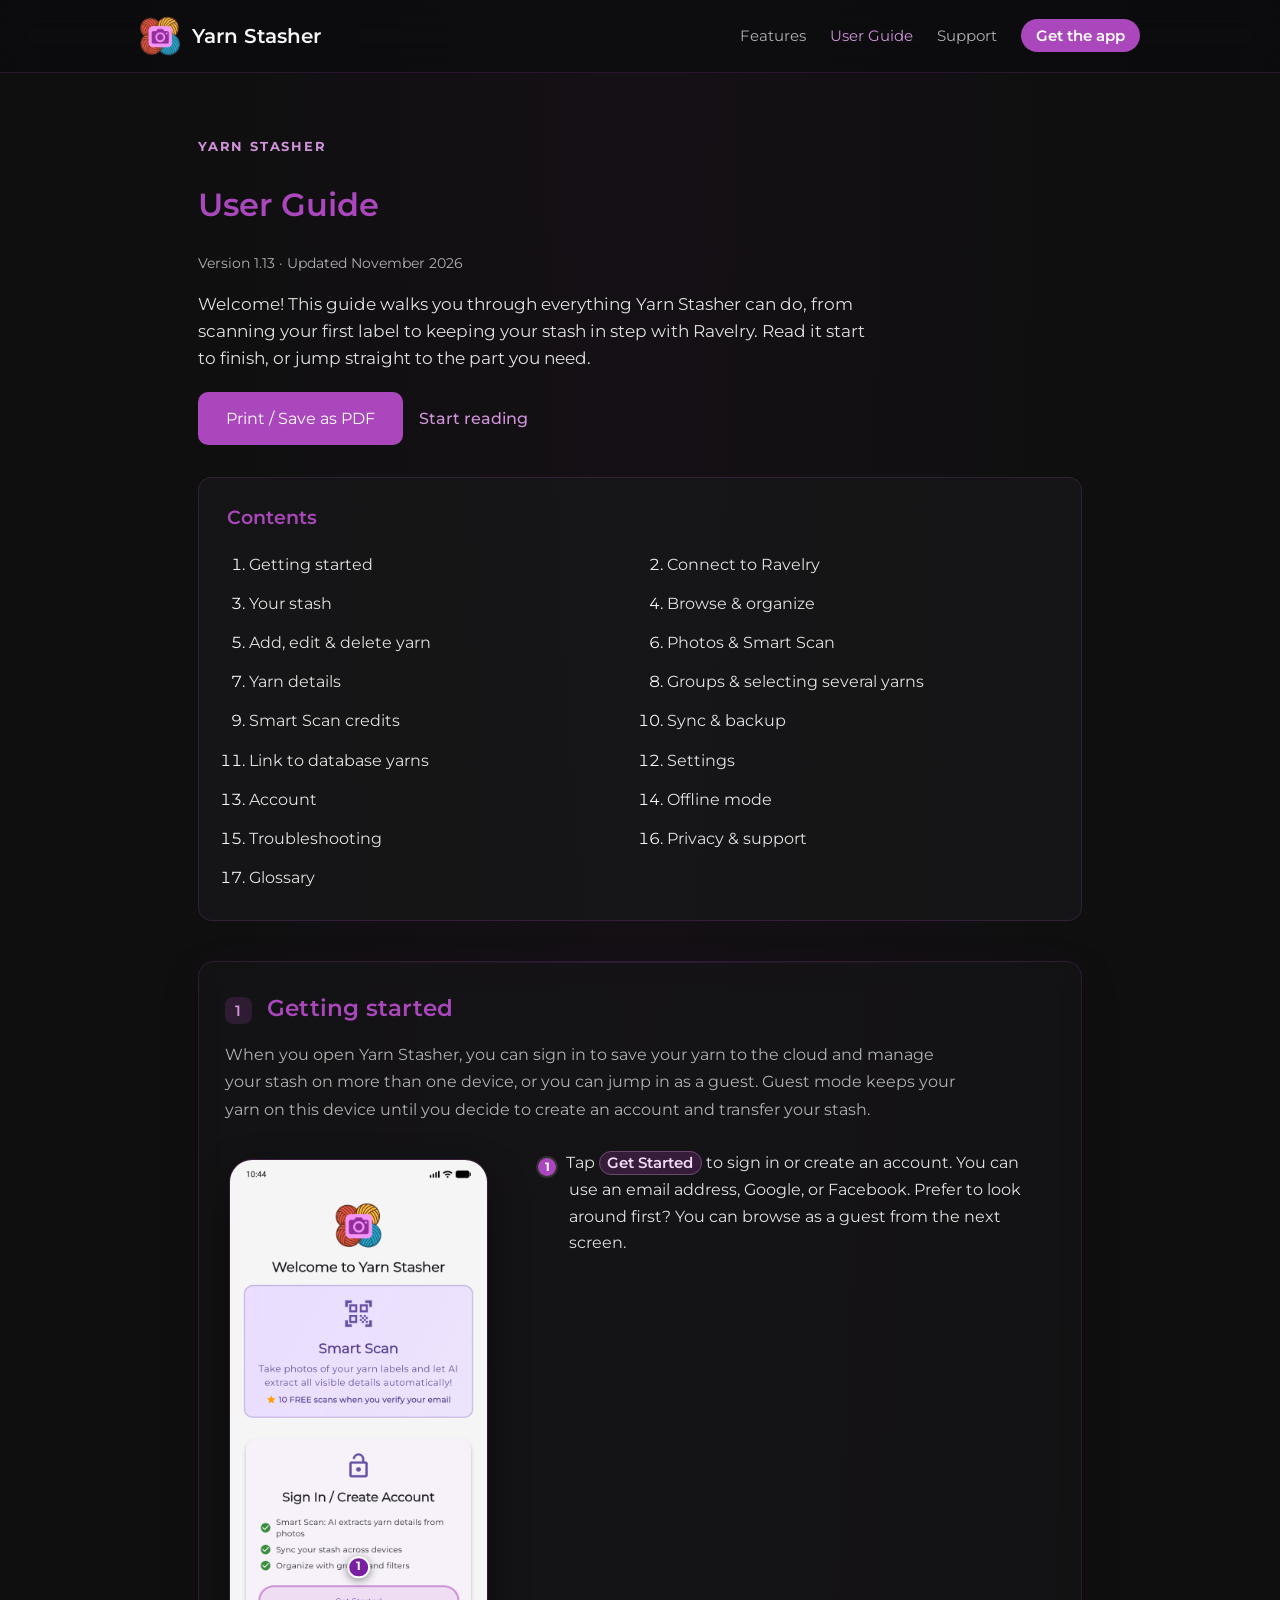
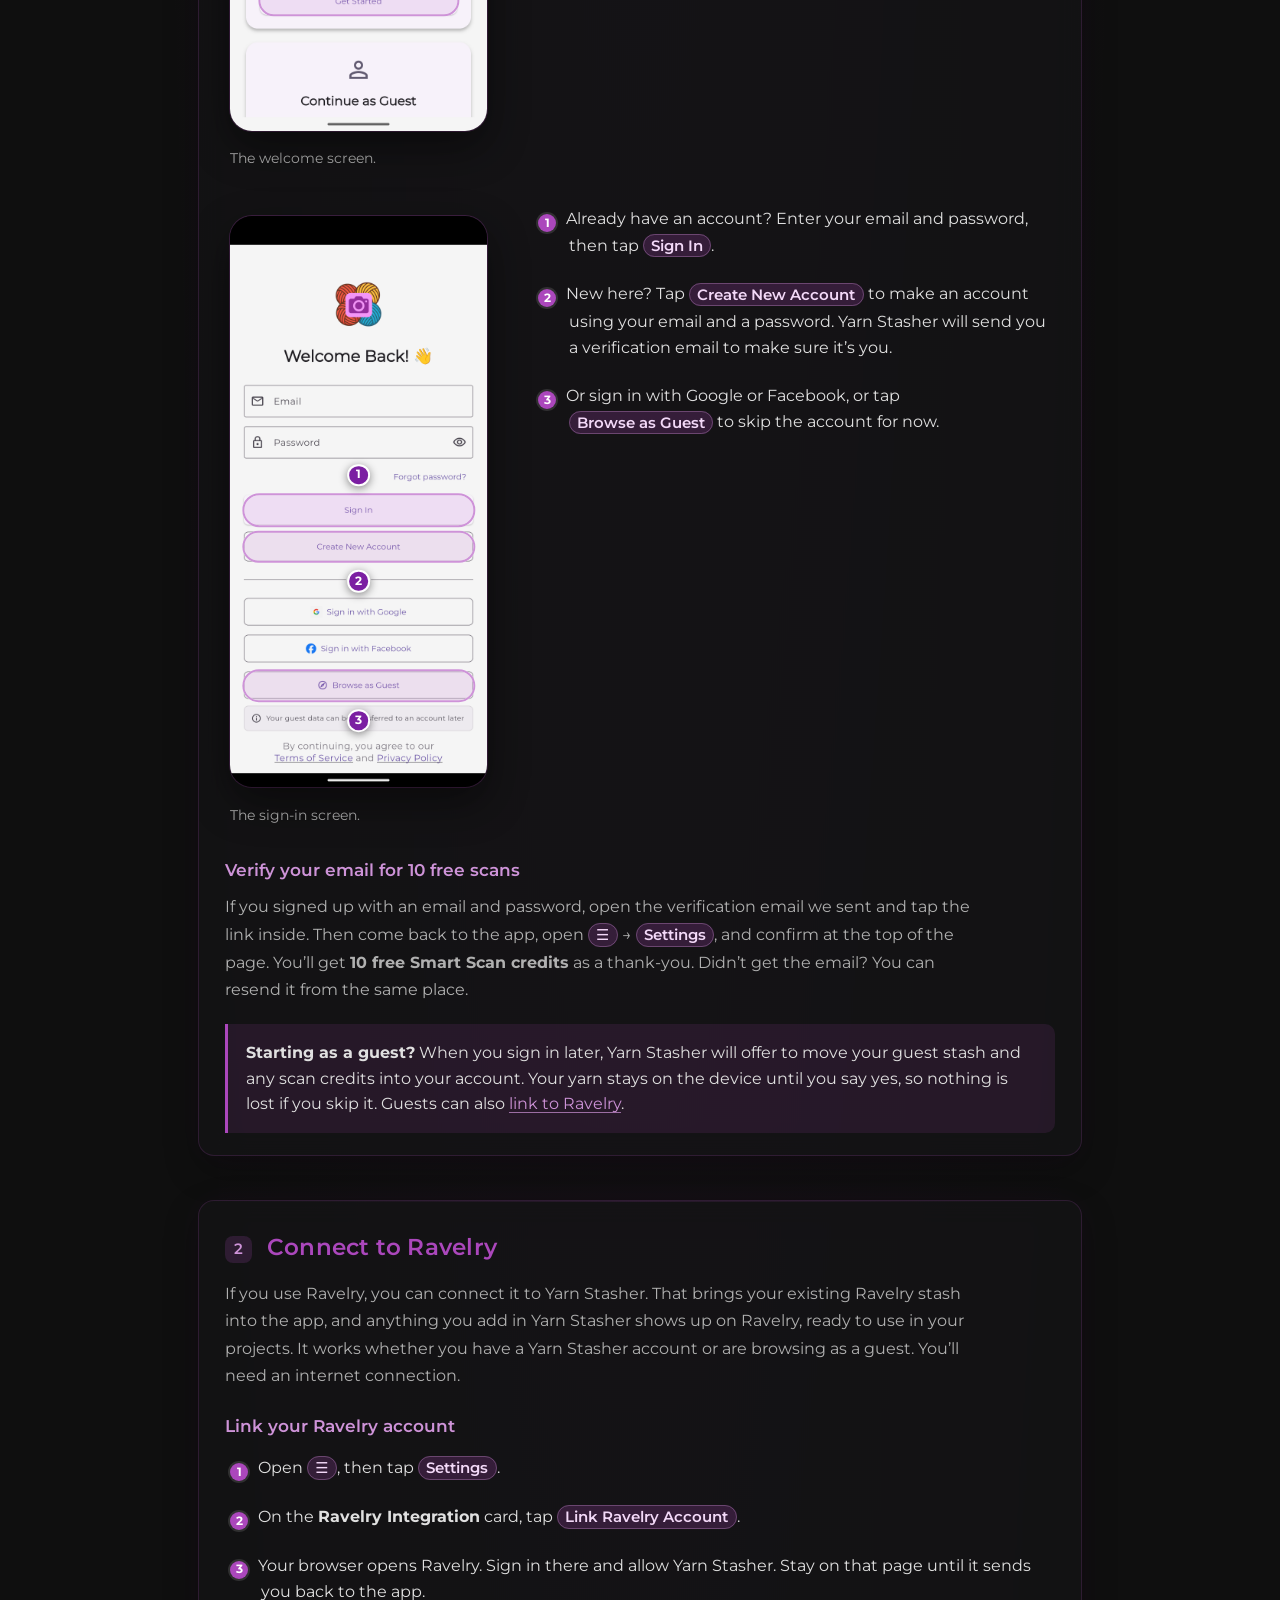
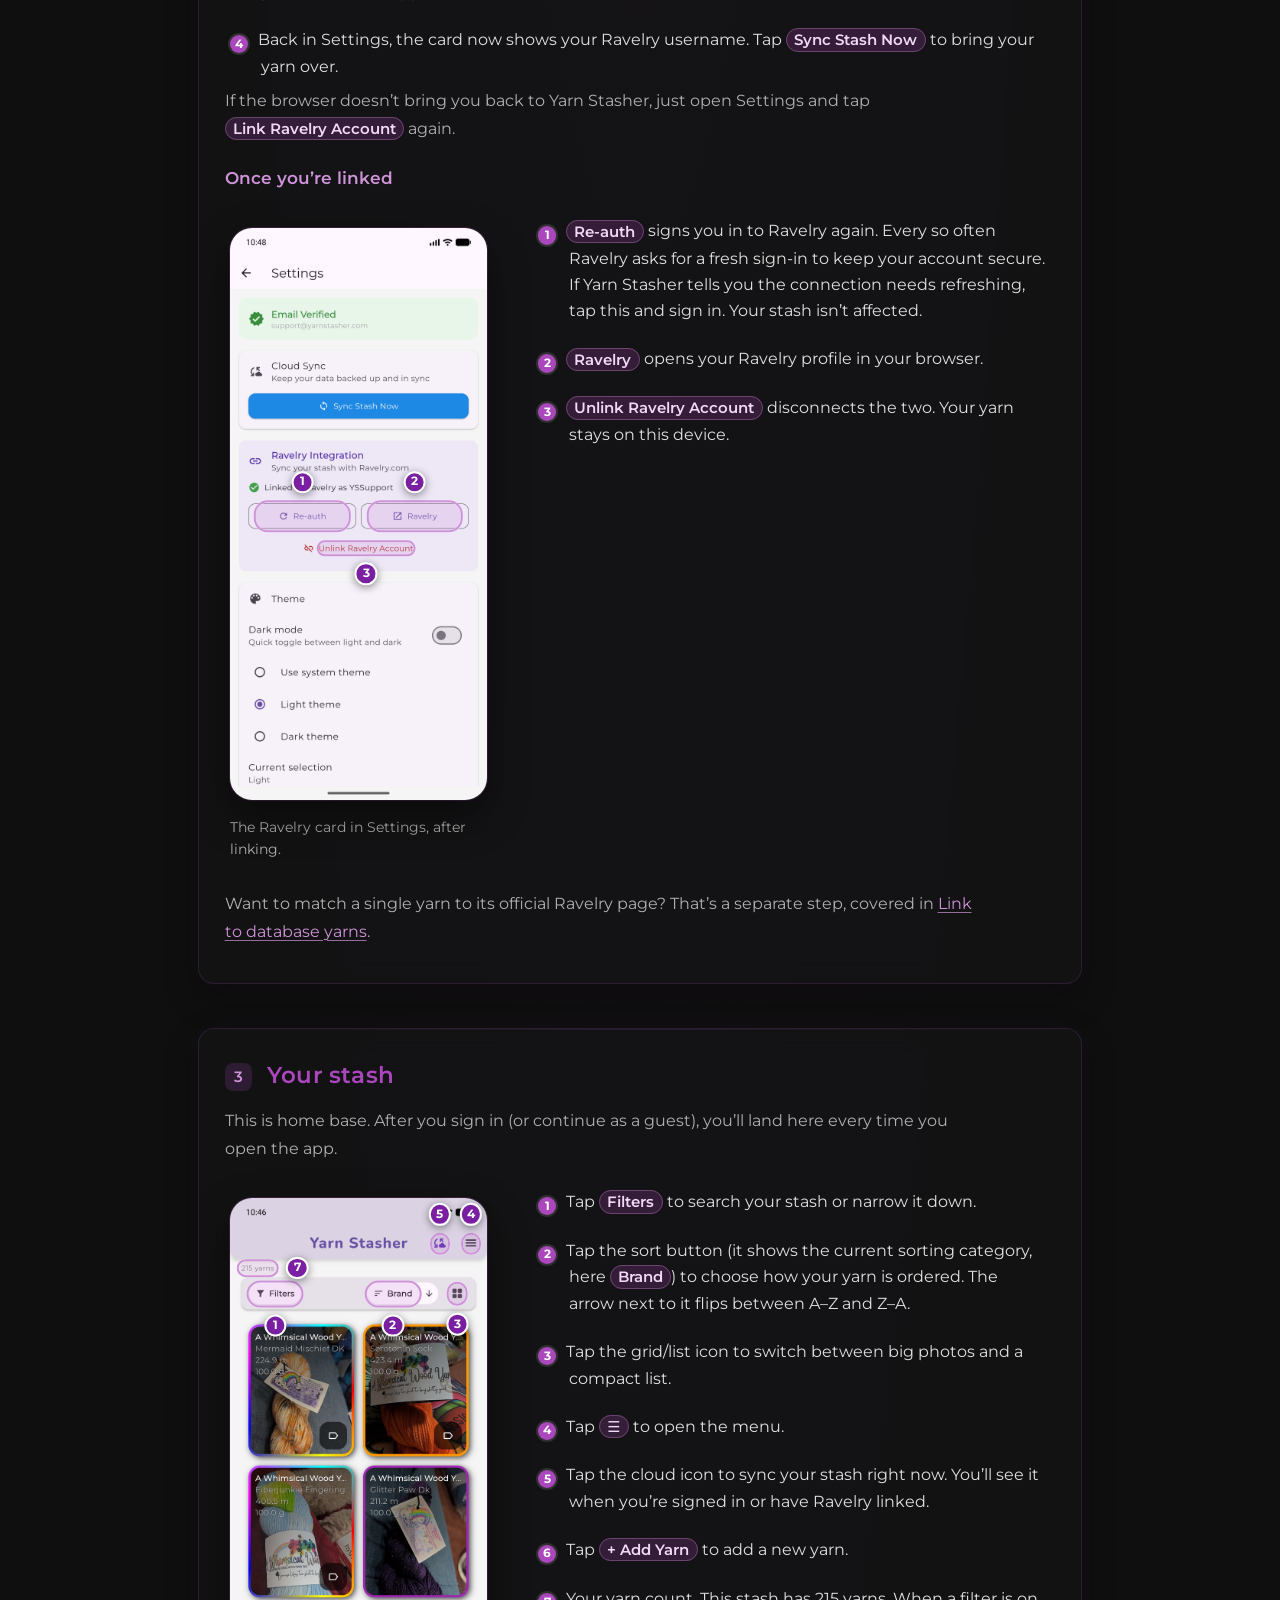
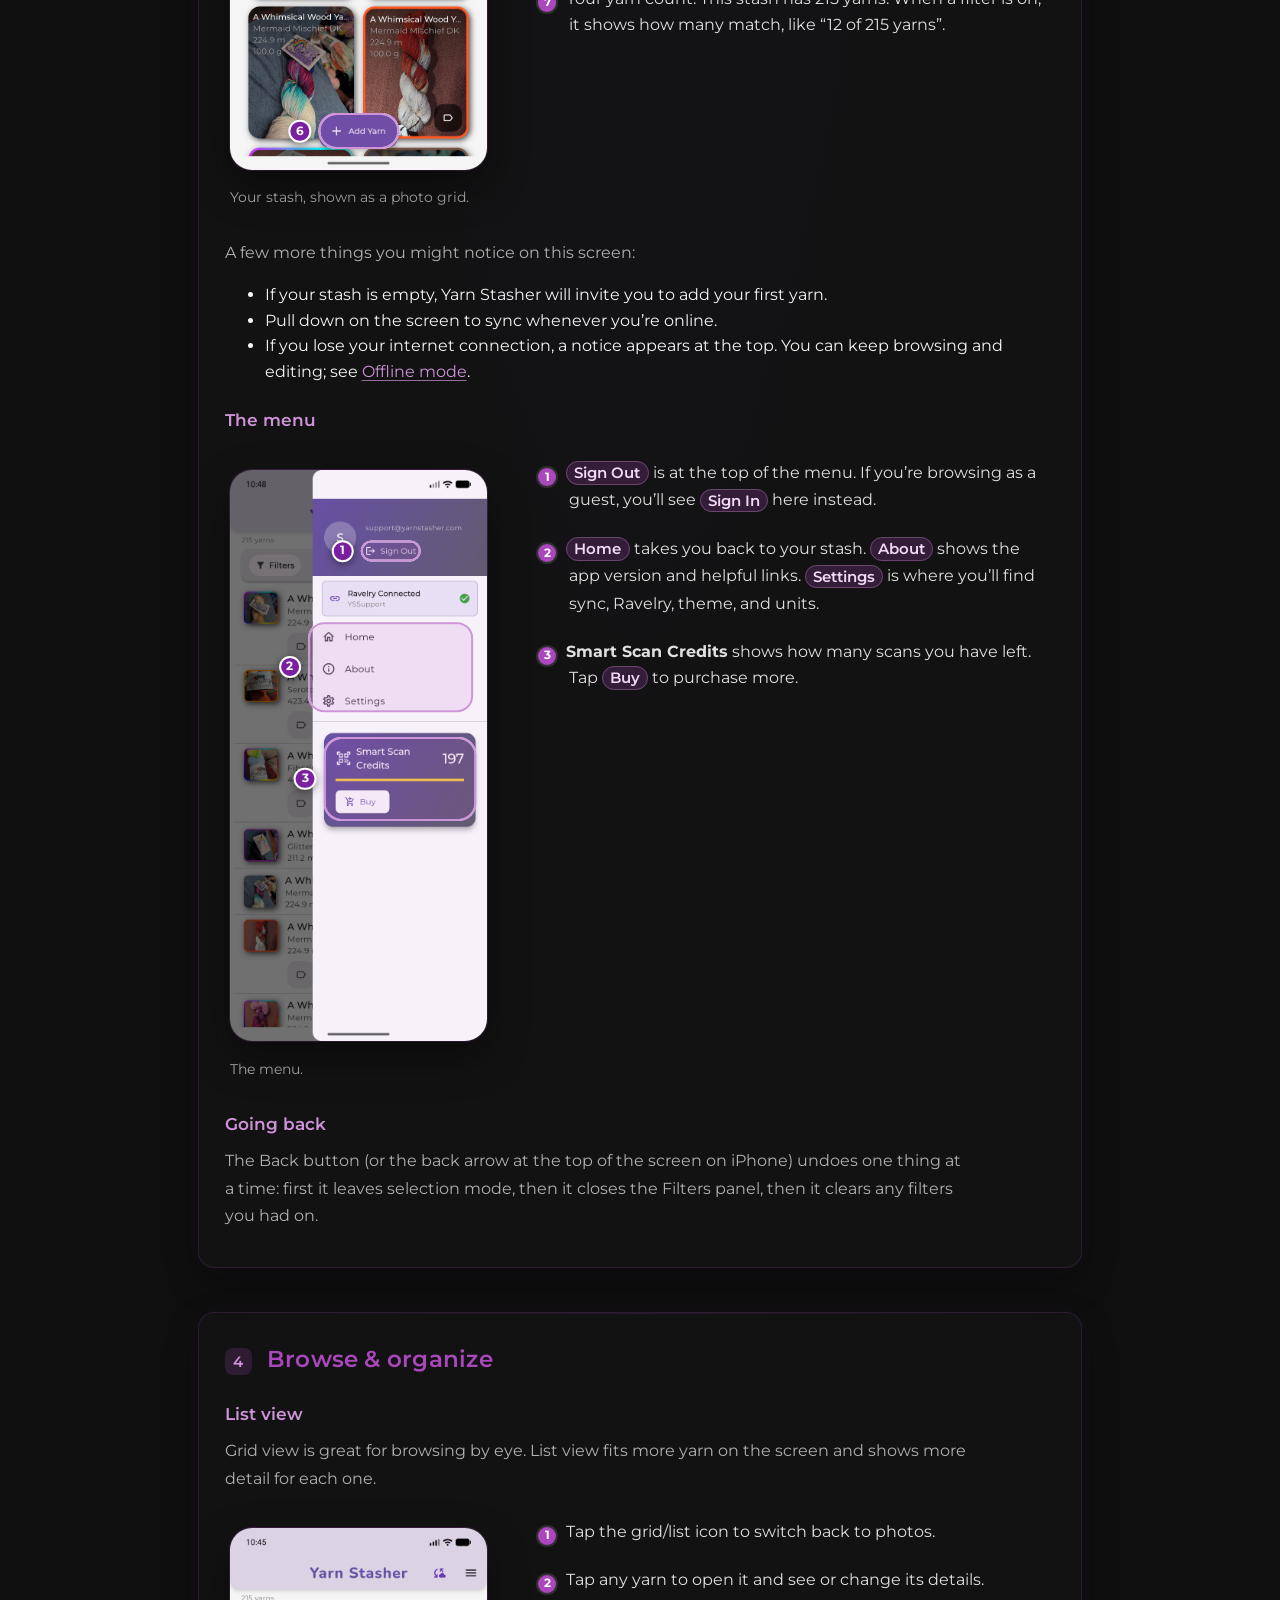
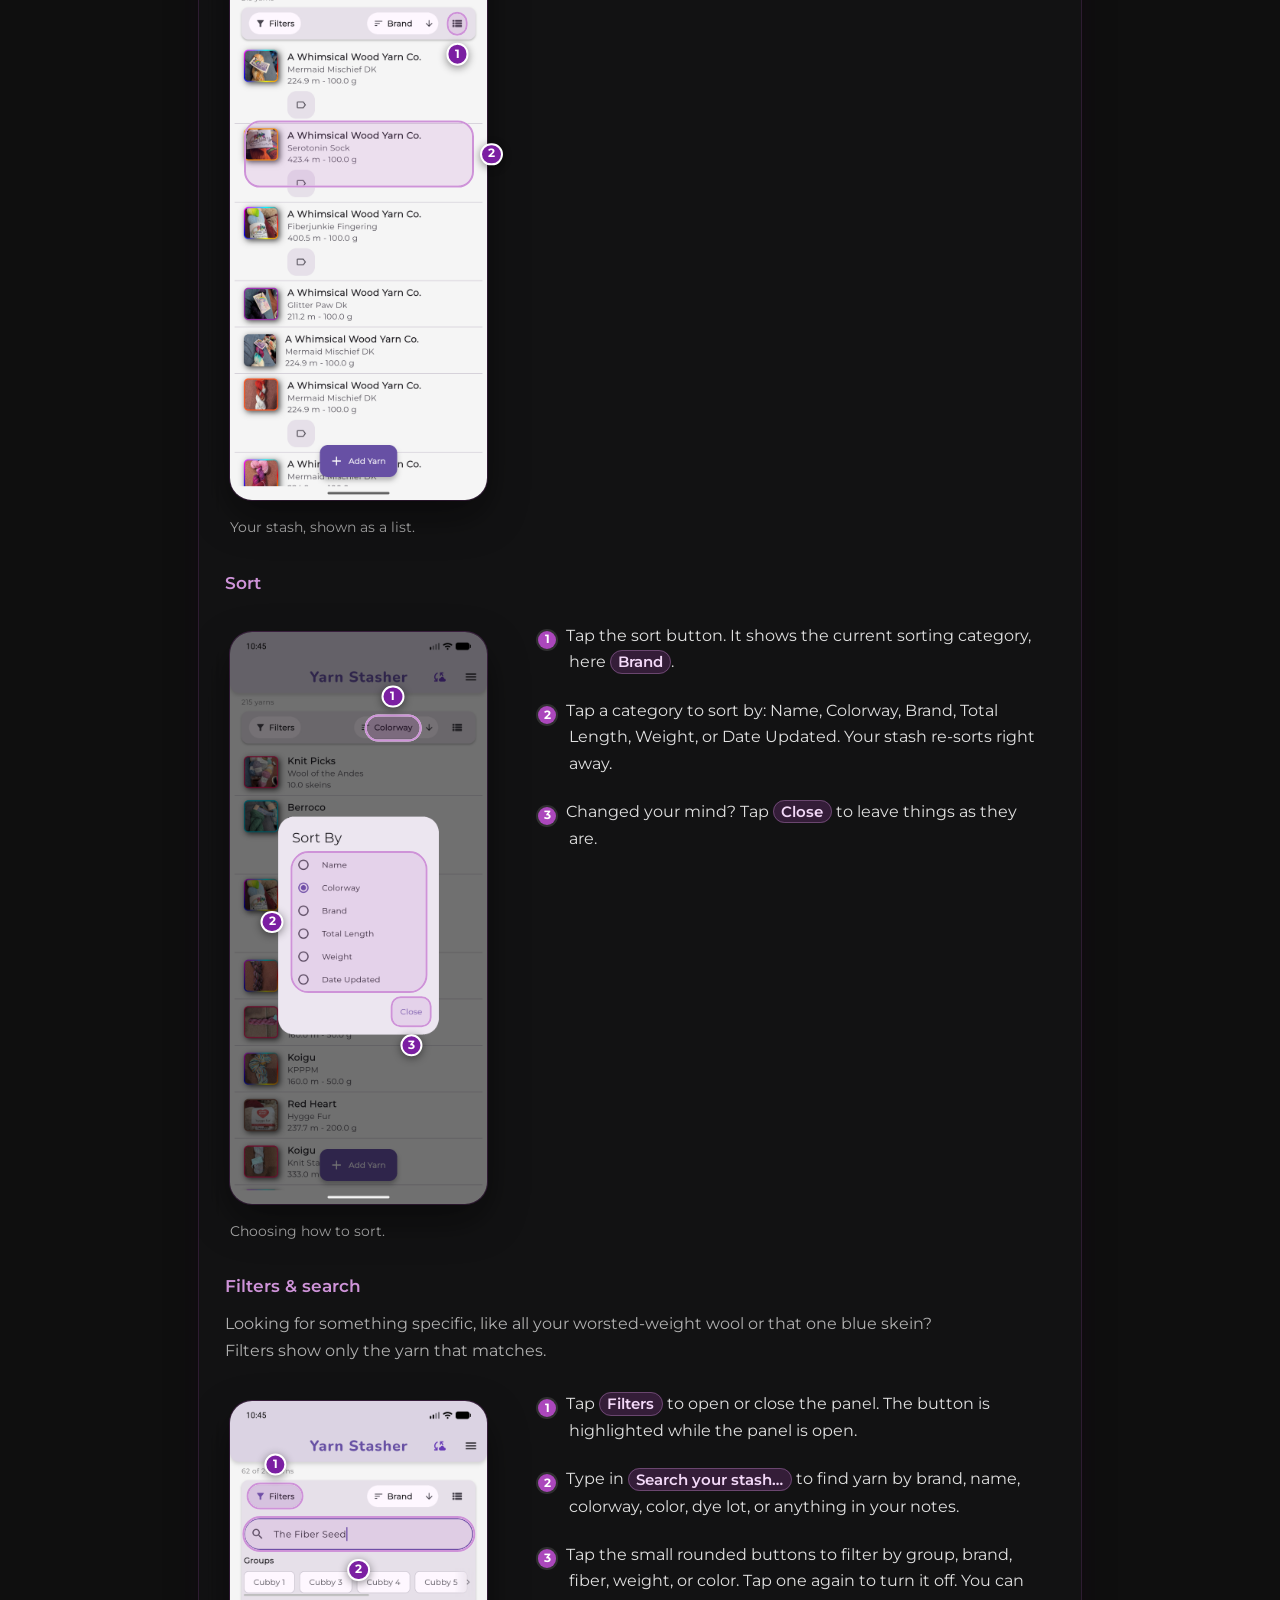
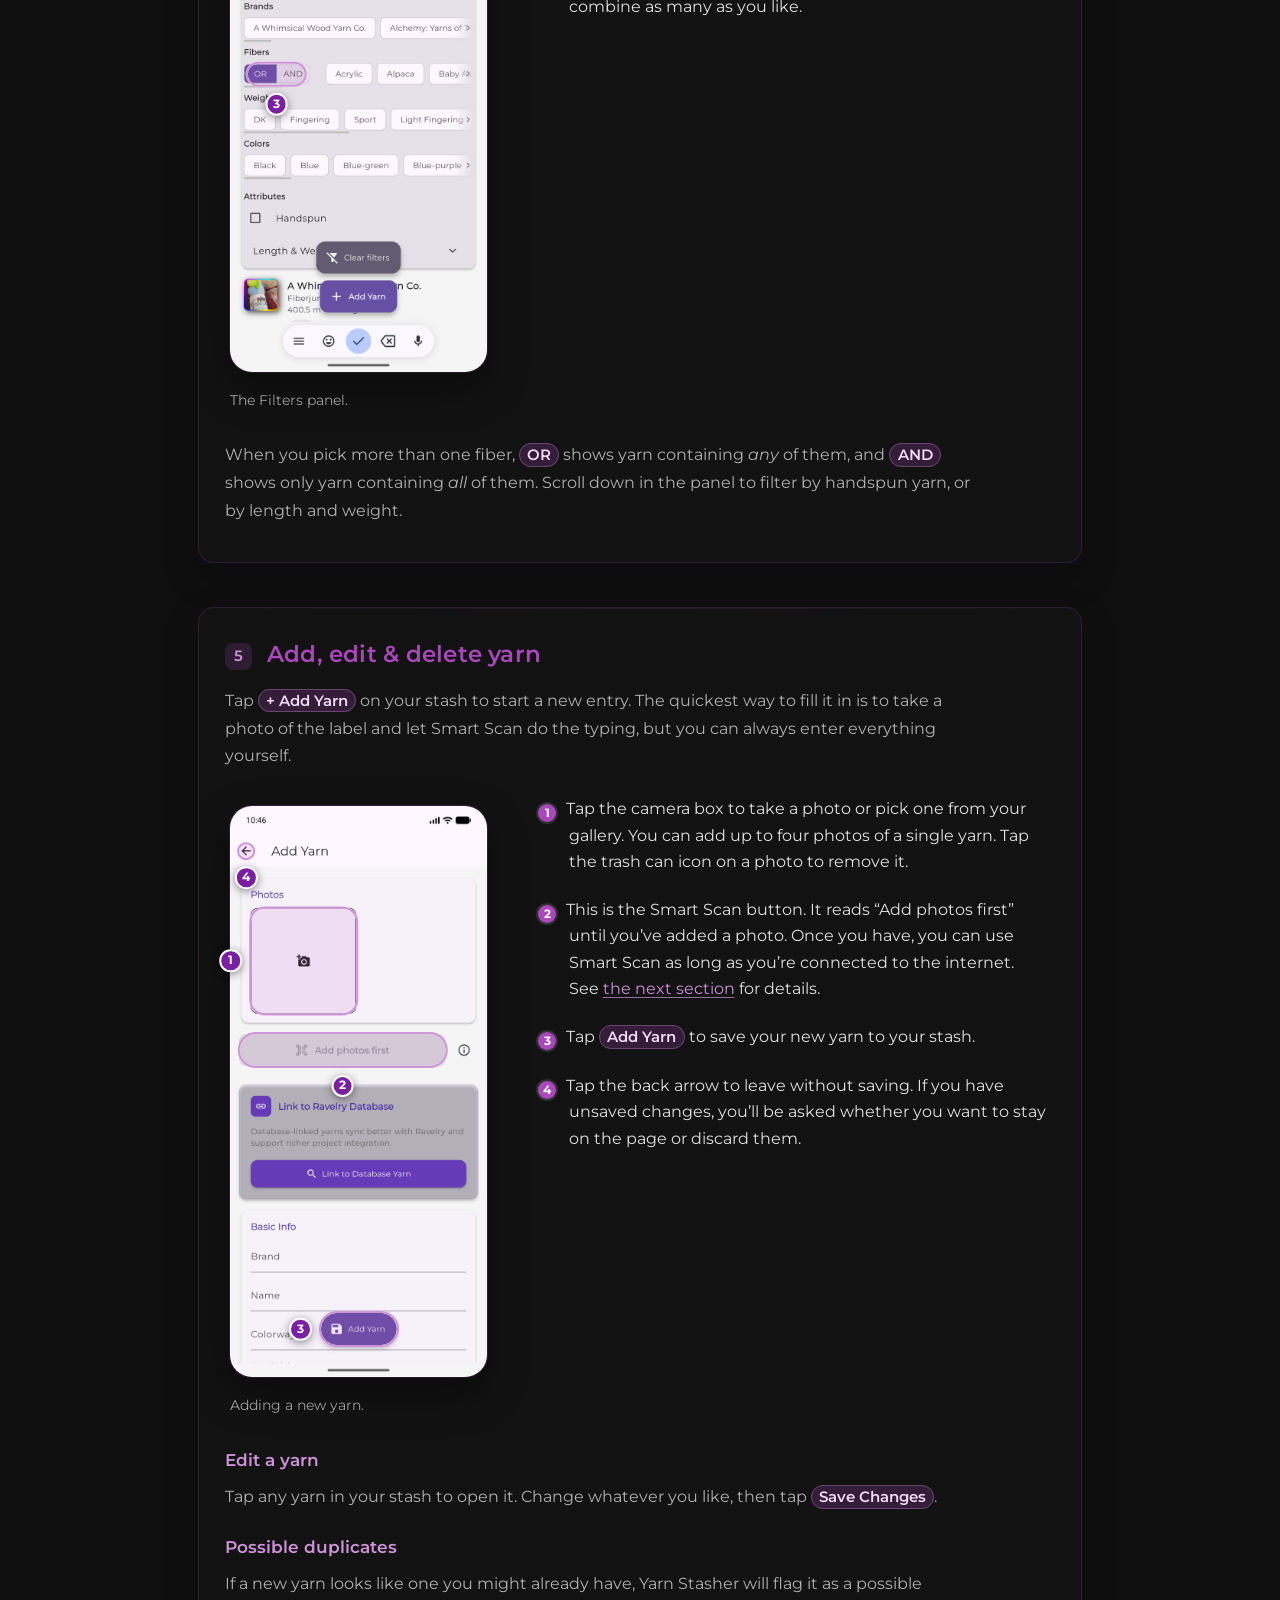
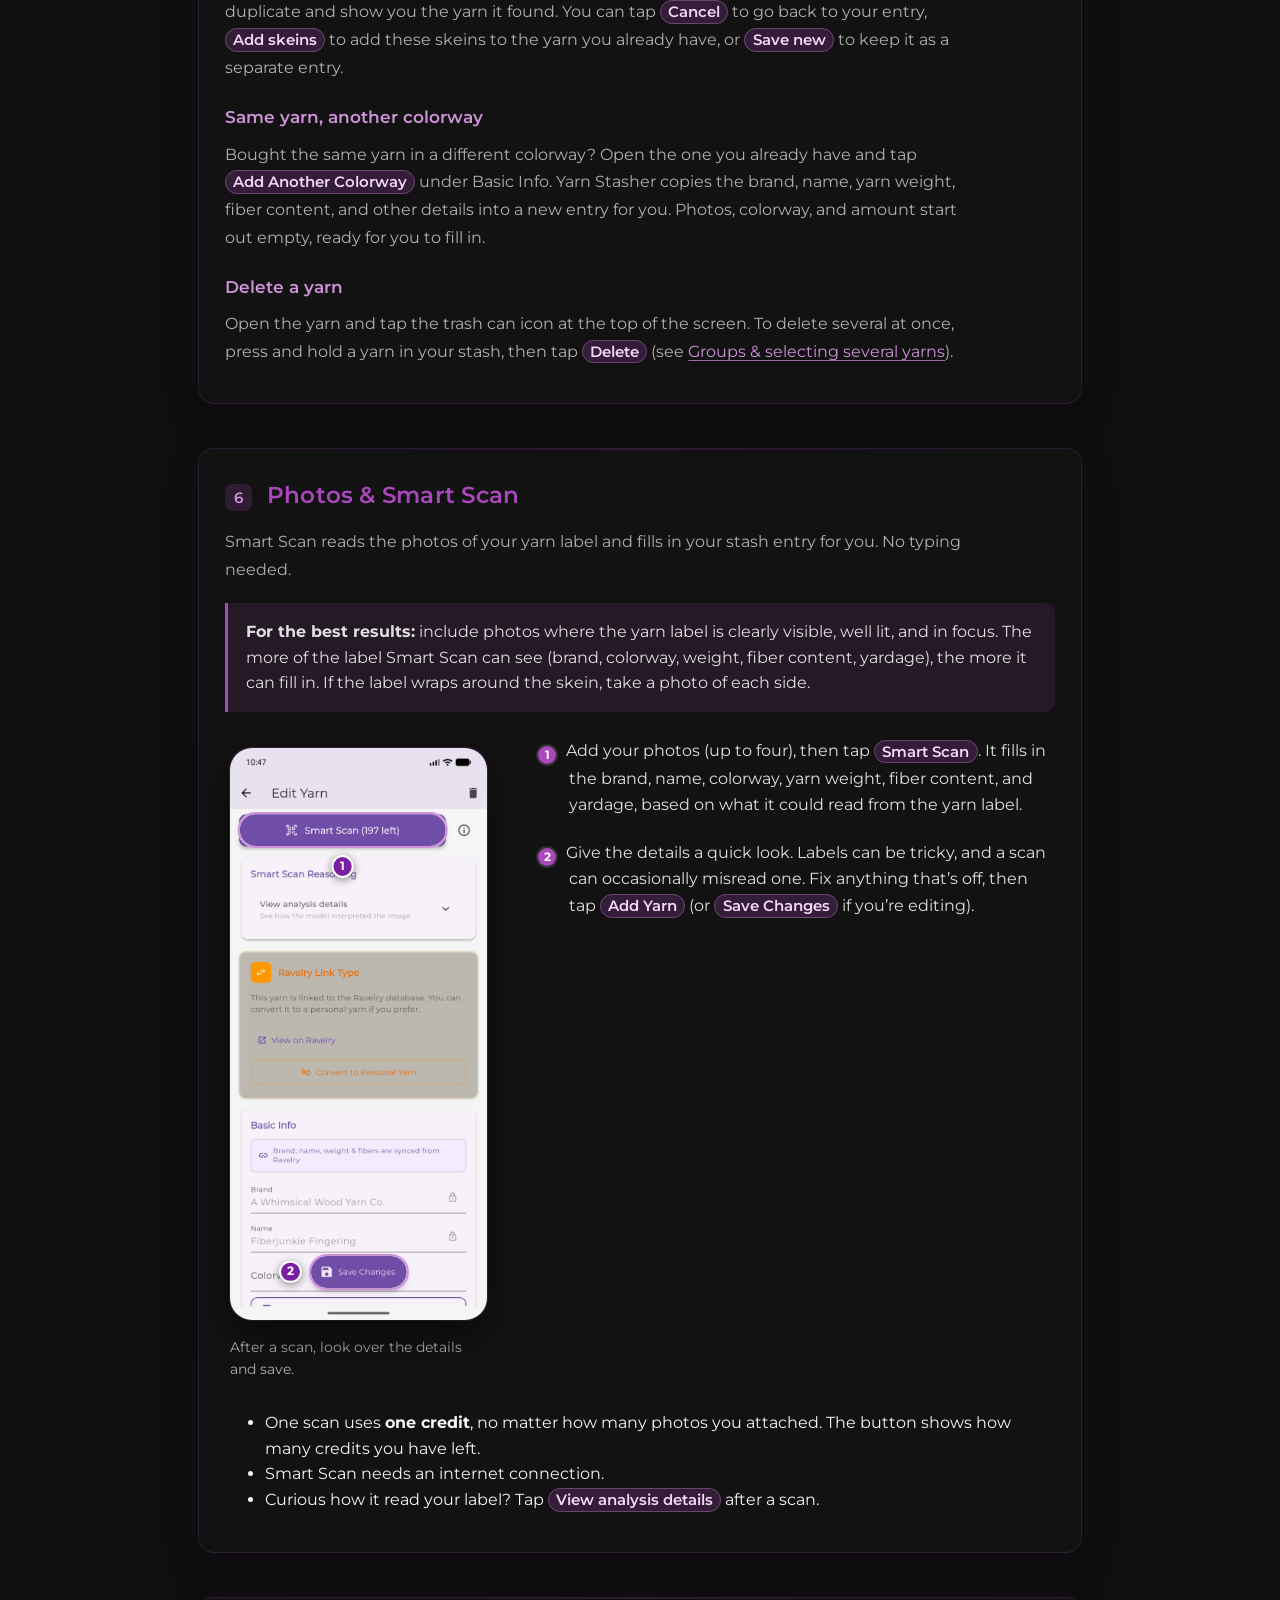
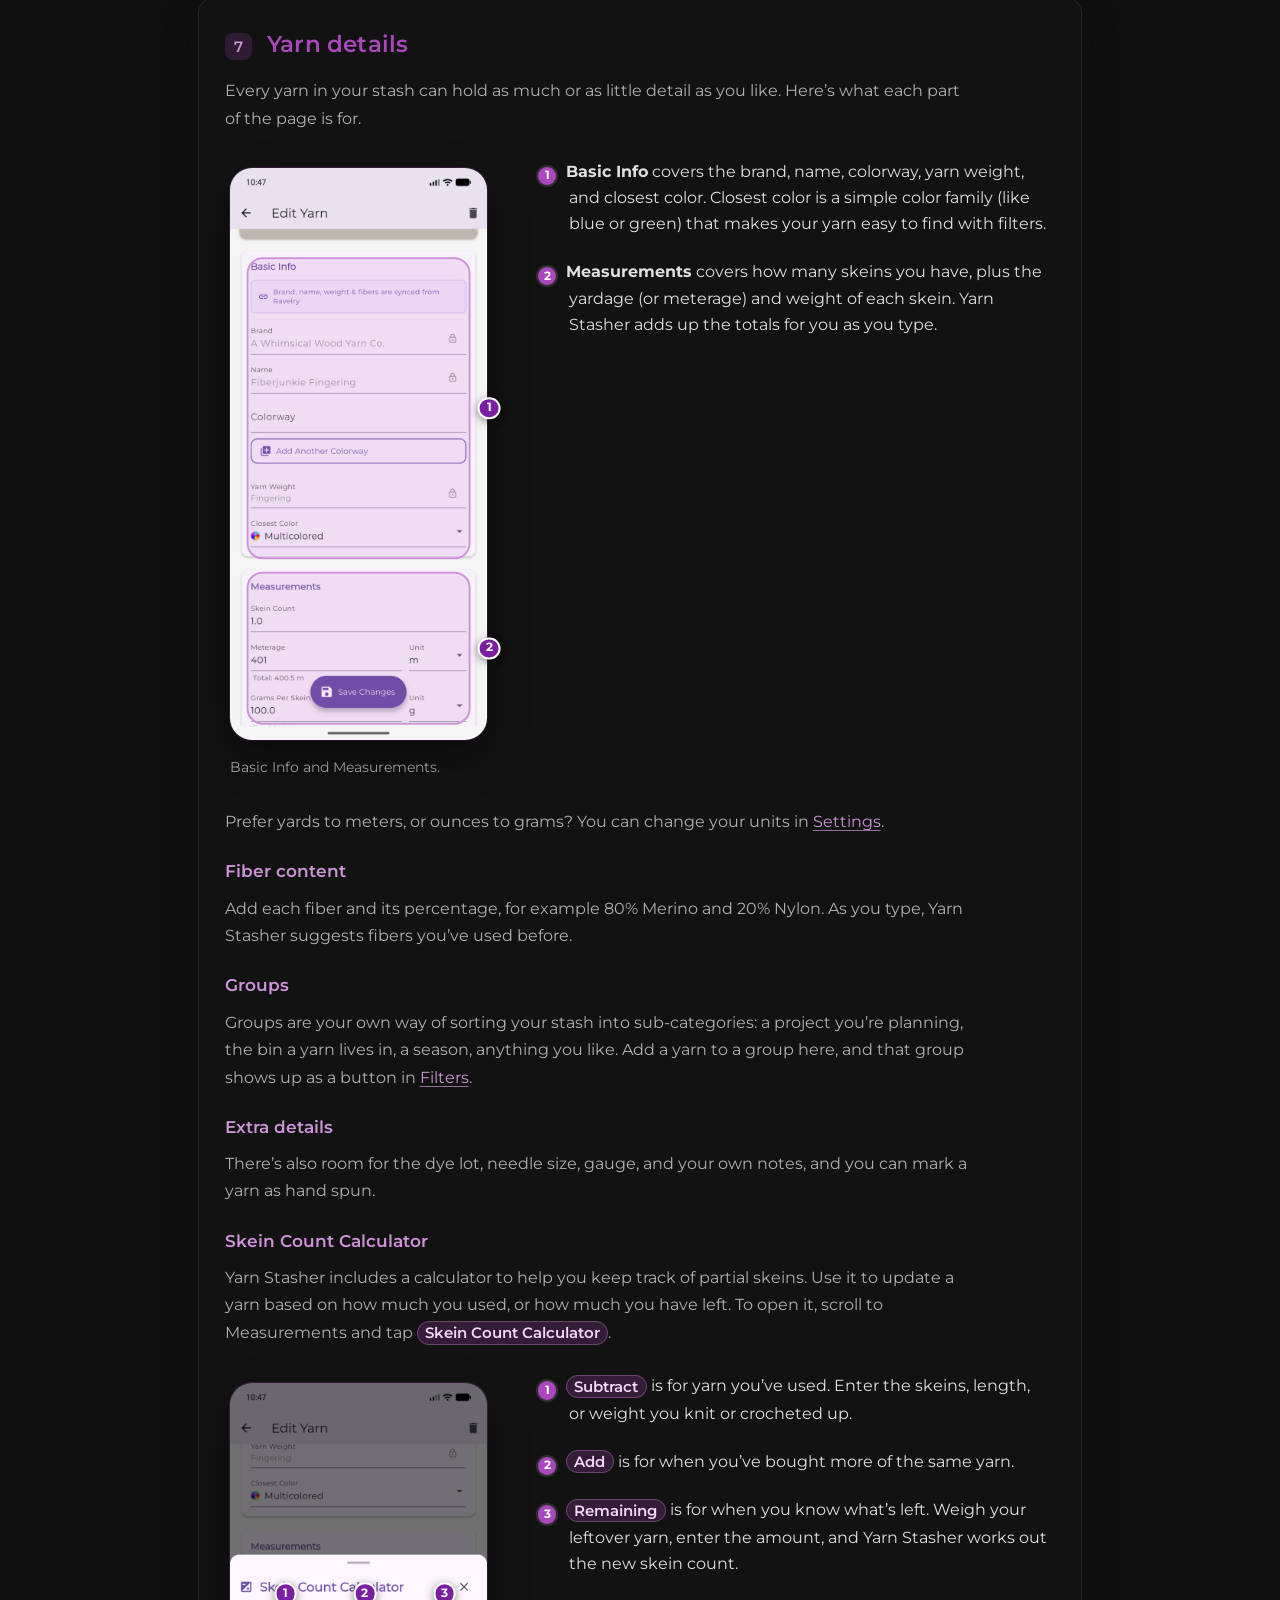
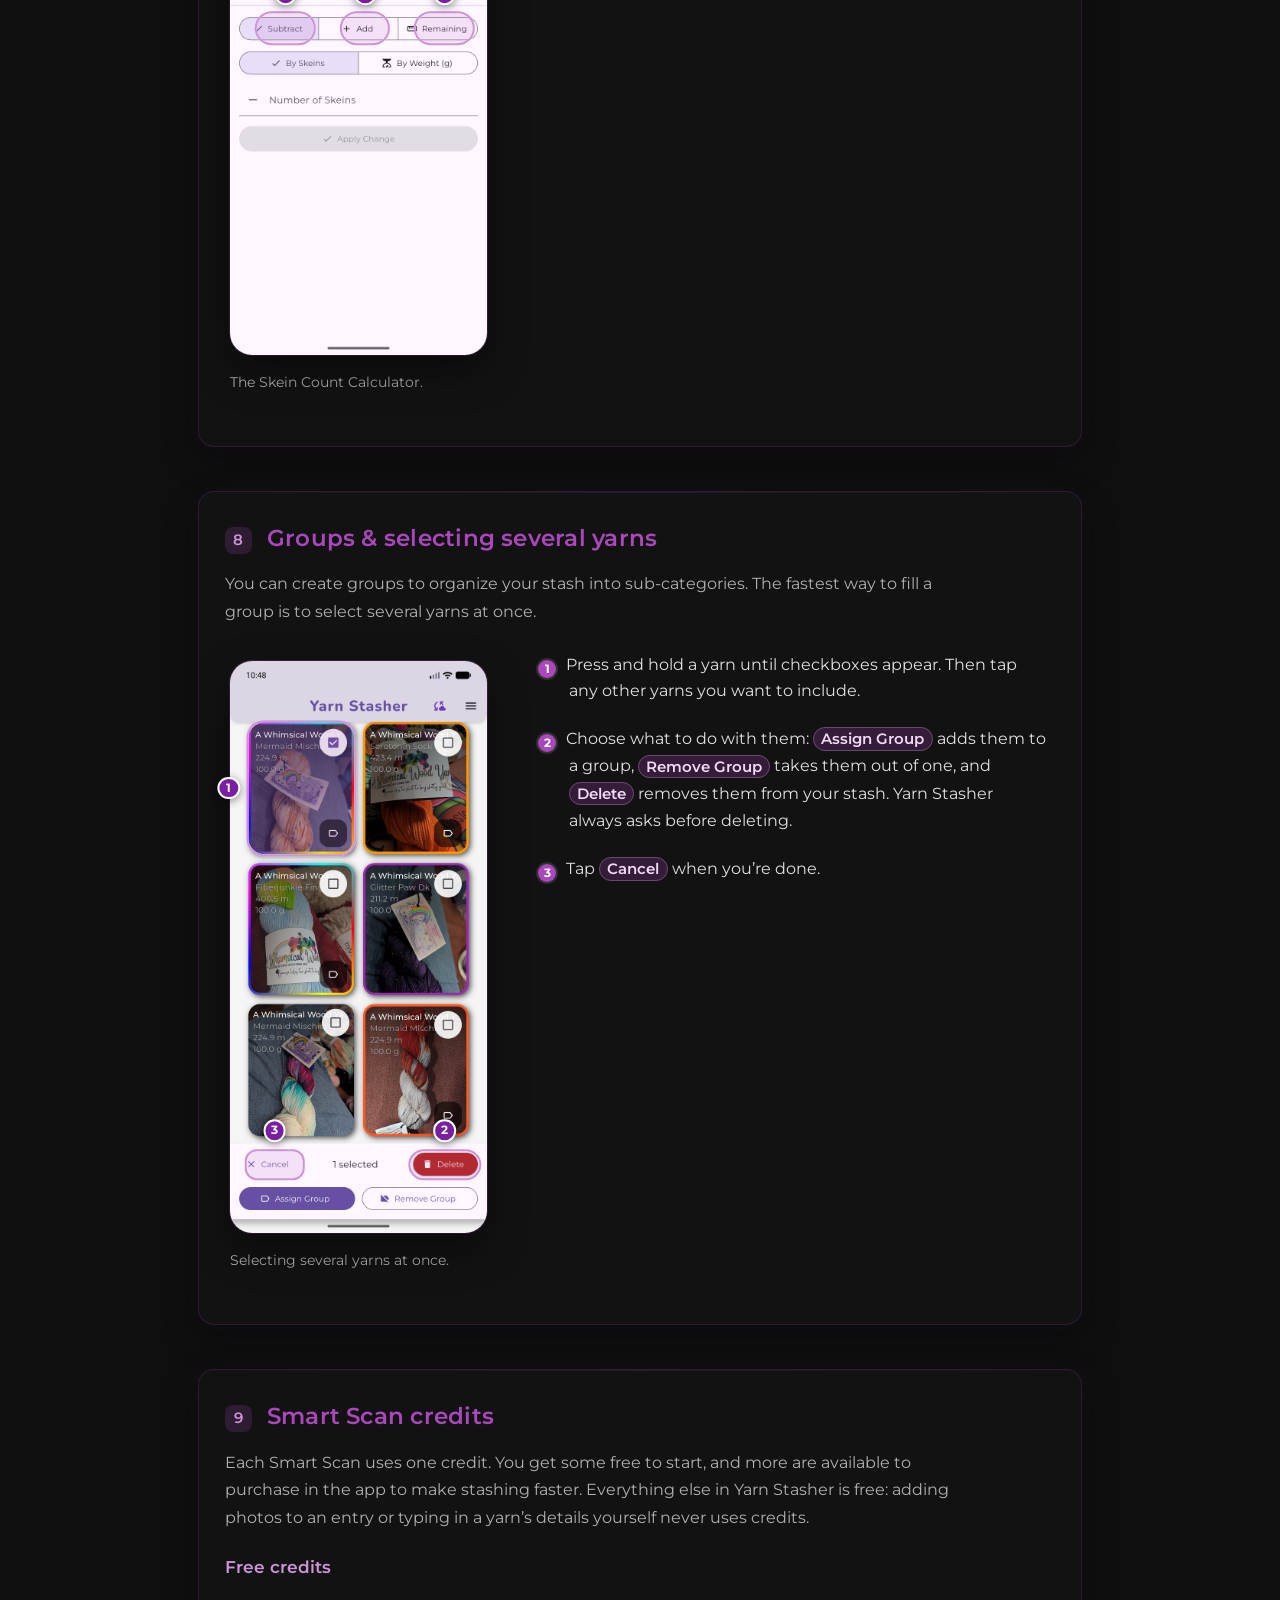
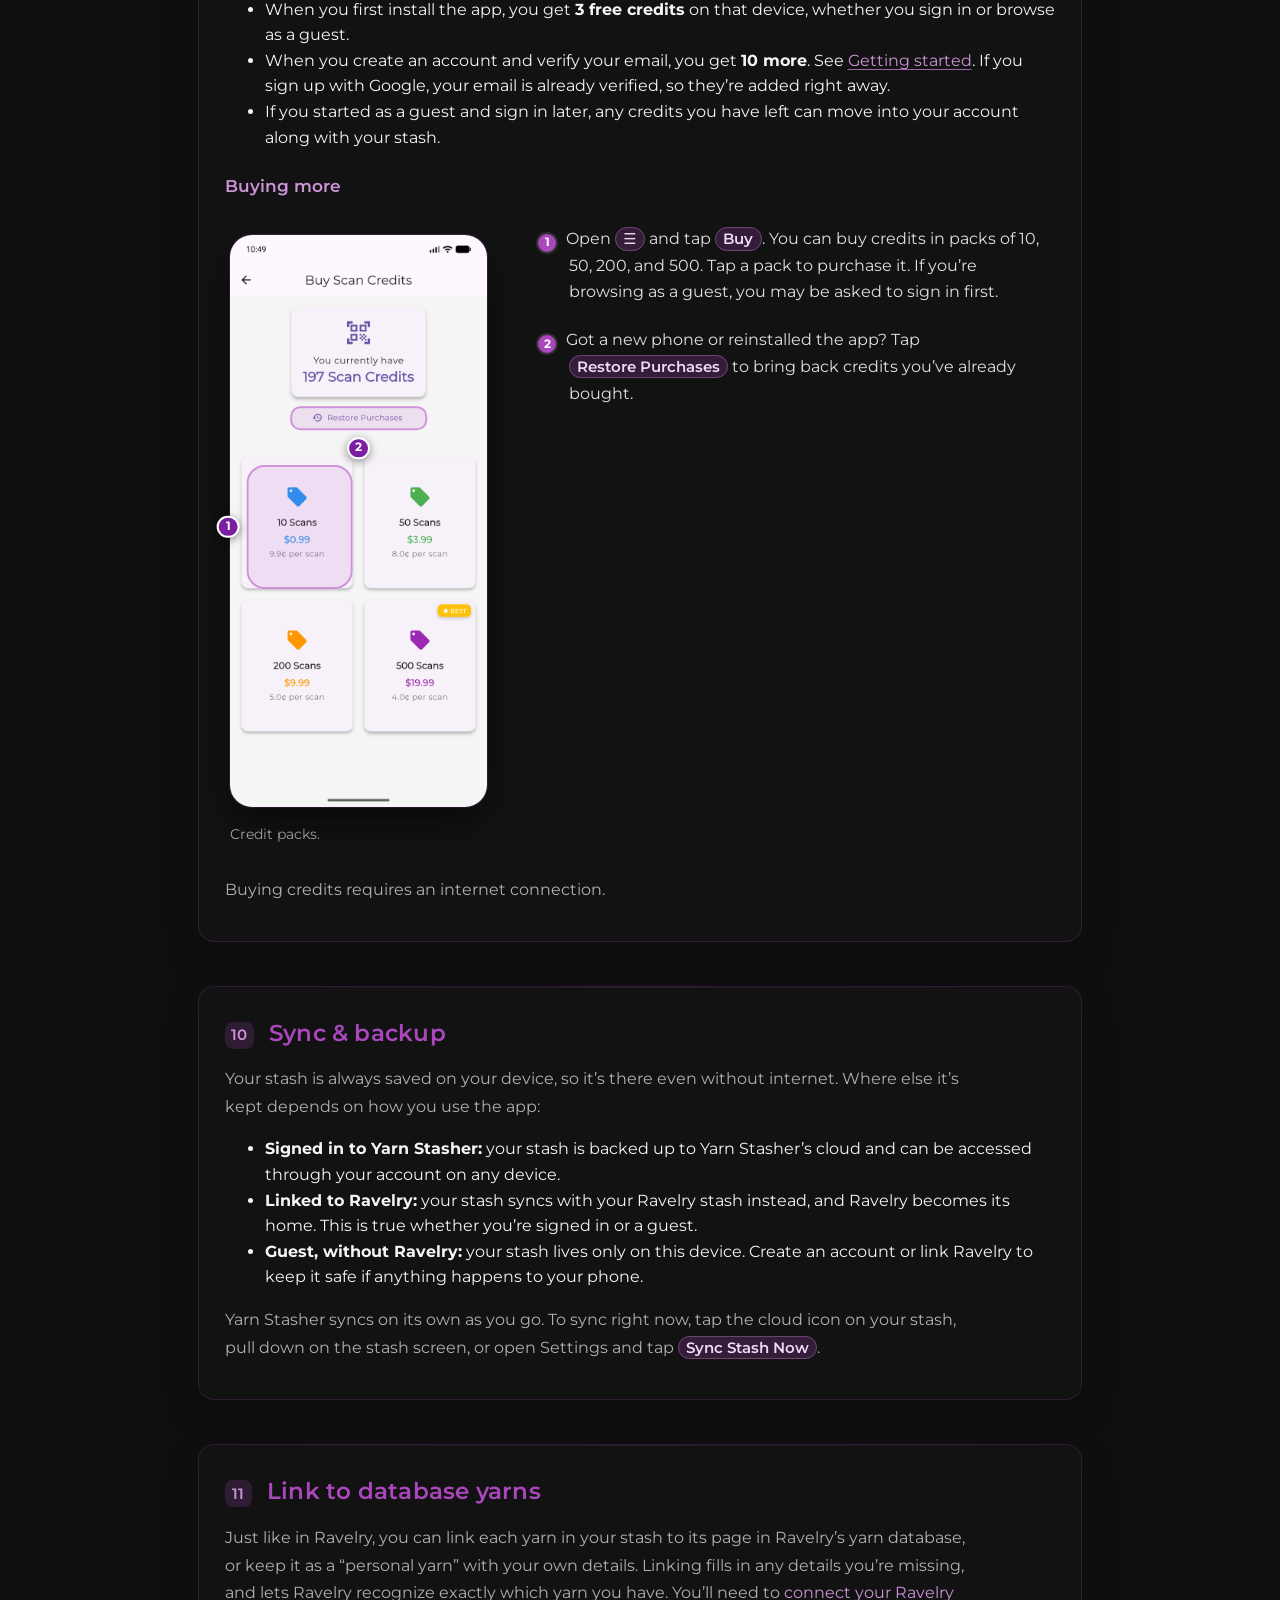
<file: user-guide/index.html>
<!DOCTYPE html>
<html lang="en">
<head>
  <meta charset="UTF-8">
  <meta name="viewport" content="width=device-width, initial-scale=1.0">
  <link rel="canonical" href="https://yarnstasher.com/user-guide/">
  <meta name="description" content="Yarn Stasher user guide — organize your stash, use Smart Scan, sync with Ravelry, and manage your account.">
  <meta property="og:title" content="User Guide – Yarn Stasher">
  <meta property="og:description" content="A friendly, printable guide to Yarn Stasher: your stash, Smart Scan, Ravelry, sync, and settings.">
  <meta property="og:image" content="https://yarnstasher.com/images/og-image.jpg">
  <meta property="og:url" content="https://yarnstasher.com/user-guide/">
  <meta property="og:type" content="article">
  <title>User Guide – Yarn Stasher</title>
  <link rel="icon" type="image/png" sizes="96x96" href="../images/logo-96.png">
  <link rel="apple-touch-icon" href="../images/logo-180.png">
  <link rel="preconnect" href="https://fonts.googleapis.com">
  <link rel="preconnect" href="https://fonts.gstatic.com" crossorigin>
  <link href="https://fonts.googleapis.com/css2?family=Montserrat:wght@400;500;600;700&display=swap" rel="stylesheet">
  <link rel="stylesheet" href="../style.css?v=site-7">
</head>
<body class="guide-page">
  <header>
    <nav aria-label="Main">
      <a href="../index.html" class="logo">
        <img src="../images/logo-96.webp" alt="" width="40" height="40">
        <span>Yarn Stasher</span>
      </a>
      <button class="menu-toggle" aria-label="Toggle menu" aria-expanded="false" aria-controls="main-nav-links">☰</button>
      <ul class="nav-links" id="main-nav-links">
        <li><a href="../index.html#highlights">Features</a></li>
        <li><a href="index.html" aria-current="page">User Guide</a></li>
        <li><a href="../index.html#contact">Support</a></li>
        <li><a href="../index.html#download" class="nav-cta">Get the app</a></li>
      </ul>
    </nav>
  </header>

  <main class="guide-main">
    <header class="guide-hero">
      <p class="guide-kicker">Yarn Stasher</p>
      <h1>User Guide</h1>
      <p class="muted">Version 1.13 · Updated November 2026</p>
      <p class="guide-lede">
        Welcome! This guide walks you through everything Yarn Stasher can do, from scanning your first label to keeping your stash in step with Ravelry. Read it start to finish, or jump straight to the part you need.
      </p>
      <div class="guide-actions no-print">
        <button type="button" class="cta guide-print-btn" onclick="window.print()">Print / Save as PDF</button>
        <a class="guide-secondary-link" href="#getting-started">Start reading</a>
      </div>
    </header>

    <div class="guide-toc" aria-labelledby="toc-heading">
      <h2 id="toc-heading">Contents</h2>
      <ol>
        <li><a href="#getting-started">Getting started</a></li>
        <li><a href="#ravelry">Connect to Ravelry</a></li>
        <li><a href="#stash-home">Your stash</a></li>
        <li><a href="#browse-organize">Browse &amp; organize</a></li>
        <li><a href="#add-edit-yarn">Add, edit &amp; delete yarn</a></li>
        <li><a href="#photos-smart-scan">Photos &amp; Smart Scan</a></li>
        <li><a href="#yarn-fields">Yarn details</a></li>
        <li><a href="#selection-batch">Groups &amp; selecting several yarns</a></li>
        <li><a href="#credits">Smart Scan credits</a></li>
        <li><a href="#sync-backup">Sync &amp; backup</a></li>
        <li><a href="#ravelry-database">Link to database yarns</a></li>
        <li><a href="#settings">Settings</a></li>
        <li><a href="#account">Account</a></li>
        <li><a href="#offline">Offline mode</a></li>
        <li><a href="#troubleshooting">Troubleshooting</a></li>
        <li><a href="#privacy-support">Privacy &amp; support</a></li>
        <li><a href="#glossary">Glossary</a></li>
      </ol>
    </div>

    <article class="guide-content">

      <section id="getting-started" class="guide-section guide-section--first">
        <h2><span class="guide-secnum">1</span> Getting started</h2>
        <p>When you open Yarn Stasher, you can sign in to save your yarn to the cloud and manage your stash on more than one device, or you can jump in as a guest. Guest mode keeps your yarn on this device until you decide to create an account and transfer your stash.</p>
        <div class="guide-howto">
          <figure class="guide-shot">
            <div class="guide-phone">
              <img src="../images/user-guide/welcome.png?v=guide-9" alt="Welcome screen with Get Started" width="1080" height="2404">
              <ol class="guide-pins">
                <li class="guide-pin guide-pin--above" style="--x:50%; --y:77.2%; --rw:76.8%; --rh:4.8%; --rr:999px;" data-mark="1" tabindex="0" role="button" aria-label="Step 1: Get Started"><span class="guide-pin-n">1</span></li>
              </ol>
            </div>
            <figcaption>The welcome screen.</figcaption>
          </figure>
          <ol class="guide-legend">
            <li data-mark="1"><span class="guide-n">1</span> Tap <span class="guide-tap">Get Started</span> to sign in or create an account. You can use an email address, Google, or Facebook. Prefer to look around first? You can browse as a guest from the next screen.</li>
          </ol>
        </div>
        <div class="guide-howto guide-print-break">
          <figure class="guide-shot">
            <div class="guide-phone">
              <img src="../images/user-guide/sign-in.png?v=guide-9" alt="Sign In screen with email, social sign-in, and Browse as Guest" width="1080" height="2404">
              <ol class="guide-pins">
                <li class="guide-pin guide-pin--above" style="--x:50%; --y:51.5%; --rw:89.3%; --rh:5.2%; --rr:999px;" data-mark="1" tabindex="0" role="button" aria-label="Step 1: Sign In"><span class="guide-pin-n">1</span></li>
                <li class="guide-pin guide-pin--below" style="--x:50%; --y:57.9%; --rw:89.3%; --rh:5.0%; --rr:999px;" data-mark="2" tabindex="0" role="button" aria-label="Step 2: Create Account"><span class="guide-pin-n">2</span></li>
                <li class="guide-pin guide-pin--below" style="--x:50%; --y:82.2%; --rw:89.3%; --rh:5.2%; --rr:999px;" data-mark="3" tabindex="0" role="button" aria-label="Step 3: Browse as Guest"><span class="guide-pin-n">3</span></li>
              </ol>
            </div>
            <figcaption>The sign-in screen.</figcaption>
          </figure>
          <ol class="guide-legend">
            <li data-mark="1"><span class="guide-n">1</span> Already have an account? Enter your email and password, then tap <span class="guide-tap">Sign In</span>.</li>
            <li data-mark="2"><span class="guide-n">2</span> New here? Tap <span class="guide-tap">Create New Account</span> to make an account using your email and a password. Yarn Stasher will send you a verification email to make sure it’s you.</li>
            <li data-mark="3"><span class="guide-n">3</span> Or sign in with Google or Facebook, or tap <span class="guide-tap">Browse as Guest</span> to skip the account for now.</li>
          </ol>
        </div>
        <h3>Verify your email for 10 free scans</h3>
        <p>If you signed up with an email and password, open the verification email we sent and tap the link inside. Then come back to the app, open <span class="guide-tap">☰</span> → <span class="guide-tap">Settings</span>, and confirm at the top of the page. You’ll get <strong>10 free Smart Scan credits</strong> as a thank-you. Didn’t get the email? You can resend it from the same place.</p>
        <aside class="guide-callout">
          <strong>Starting as a guest?</strong> When you sign in later, Yarn Stasher will offer to move your guest stash and any scan credits into your account. Your yarn stays on the device until you say yes, so nothing is lost if you skip it. Guests can also <a href="#ravelry">link to Ravelry</a>.
        </aside>
      </section>

      <section id="ravelry" class="guide-section">
        <h2><span class="guide-secnum">2</span> Connect to Ravelry</h2>
        <p>If you use Ravelry, you can connect it to Yarn Stasher. That brings your existing Ravelry stash into the app, and anything you add in Yarn Stasher shows up on Ravelry, ready to use in your projects. It works whether you have a Yarn Stasher account or are browsing as a guest. You’ll need an internet connection.</p>
        <h3>Link your Ravelry account</h3>
        <ol class="guide-legend">
          <li><span class="guide-n">1</span> Open <span class="guide-tap">☰</span>, then tap <span class="guide-tap">Settings</span>.</li>
          <li><span class="guide-n">2</span> On the <strong>Ravelry Integration</strong> card, tap <span class="guide-tap">Link Ravelry Account</span>.</li>
          <li><span class="guide-n">3</span> Your browser opens Ravelry. Sign in there and allow Yarn Stasher. Stay on that page until it sends you back to the app.</li>
          <li><span class="guide-n">4</span> Back in Settings, the card now shows your Ravelry username. Tap <span class="guide-tap">Sync Stash Now</span> to bring your yarn over.</li>
        </ol>
        <p>If the browser doesn’t bring you back to Yarn Stasher, just open Settings and tap <span class="guide-tap">Link Ravelry Account</span> again.</p>
        <h3>Once you’re linked</h3>
        <div class="guide-howto">
          <figure class="guide-shot">
            <div class="guide-phone">
              <img src="../images/user-guide/sync-ravelry.png?v=guide-9" alt="Settings Ravelry Integration card showing a linked account" width="1080" height="2404">
              <ol class="guide-pins">
                <li class="guide-pin guide-pin--above" style="--x:28.1%; --y:50.4%; --rw:36%; --rh:4.8%; --rr:12px;" data-mark="1" tabindex="0" role="button" aria-label="Step 1: Re-auth"><span class="guide-pin-n">1</span></li>
                <li class="guide-pin guide-pin--above" style="--x:71.9%; --y:50.4%; --rw:36%; --rh:4.8%; --rr:12px;" data-mark="2" tabindex="0" role="button" aria-label="Step 2: Ravelry"><span class="guide-pin-n">2</span></li>
                <li class="guide-pin guide-pin--below" style="--x:52.9%; --y:56.0%; --rw:36.9%; --rh:2.0%; --rr:8px;" data-mark="3" tabindex="0" role="button" aria-label="Step 3: Unlink Ravelry Account"><span class="guide-pin-n">3</span></li>
              </ol>
            </div>
            <figcaption>The Ravelry card in Settings, after linking.</figcaption>
          </figure>
          <ol class="guide-legend">
            <li data-mark="1"><span class="guide-n">1</span> <span class="guide-tap">Re-auth</span> signs you in to Ravelry again. Every so often Ravelry asks for a fresh sign-in to keep your account secure. If Yarn Stasher tells you the connection needs refreshing, tap this and sign in. Your stash isn’t affected.</li>
            <li data-mark="2"><span class="guide-n">2</span> <span class="guide-tap">Ravelry</span> opens your Ravelry profile in your browser.</li>
            <li data-mark="3"><span class="guide-n">3</span> <span class="guide-tap">Unlink Ravelry Account</span> disconnects the two. Your yarn stays on this device.</li>
          </ol>
        </div>
        <p>Want to match a single yarn to its official Ravelry page? That’s a separate step, covered in <a href="#ravelry-database">Link to database yarns</a>.</p>
      </section>

      <section id="stash-home" class="guide-section">
        <h2><span class="guide-secnum">3</span> Your stash</h2>
        <p>This is home base. After you sign in (or continue as a guest), you’ll land here every time you open the app.</p>
        <div class="guide-howto">
          <figure class="guide-shot">
            <div class="guide-phone">
              <img src="../images/user-guide/stash-grid.png?v=guide-9" alt="Stash screen in grid view with Filters, sort, menu, and Add Yarn" width="1080" height="2404">
              <ol class="guide-pins">
                <li class="guide-pin guide-pin--below" style="--x:17.5%; --y:16.7%; --rw:20.6%; --rh:4.0%; --rr:999px;" data-mark="1" tabindex="0" role="button" aria-label="Step 1: Filters"><span class="guide-pin-n">1</span></li>
                <li class="guide-pin guide-pin--below" style="--x:63.4%; --y:16.7%; --rw:20.5%; --rh:4.0%; --rr:999px;" data-mark="2" tabindex="0" role="button" aria-label="Step 2: Sort"><span class="guide-pin-n">2</span></li>
                <li class="guide-pin guide-pin--below" style="--x:88.4%; --y:16.7%; --rw:6.5%; --rh:3.6%; --rr:10px;" data-mark="3" tabindex="0" role="button" aria-label="Step 3: List or grid"><span class="guide-pin-n">3</span></li>
                <li class="guide-pin guide-pin--above" style="--x:93.8%; --y:7.9%; --rw:6.2%; --rh:3.2%; --rr:10px;" data-mark="4" tabindex="0" role="button" aria-label="Step 4: Menu"><span class="guide-pin-n">4</span></li>
                <li class="guide-pin guide-pin--above" style="--x:81.6%; --y:7.9%; --rw:6.2%; --rh:3.2%; --rr:10px;" data-mark="5" tabindex="0" role="button" aria-label="Step 5: Sync"><span class="guide-pin-n">5</span></li>
                <li class="guide-pin guide-pin--left" style="--x:50.0%; --y:93.2%; --rw:30.1%; --rh:5.6%; --rr:999px;" data-mark="6" tabindex="0" role="button" aria-label="Step 6: Add Yarn"><span class="guide-pin-n">6</span></li>
                <li class="guide-pin guide-pin--right" style="--x:10.8%; --y:12.2%; --rw:15%; --rh:2.4%; --rr:8px;" data-mark="7" tabindex="0" role="button" aria-label="Step 7: Yarn count"><span class="guide-pin-n">7</span></li>
              </ol>
            </div>
            <figcaption>Your stash, shown as a photo grid.</figcaption>
          </figure>
          <ol class="guide-legend">
            <li data-mark="1"><span class="guide-n">1</span> Tap <span class="guide-tap">Filters</span> to search your stash or narrow it down.</li>
            <li data-mark="2"><span class="guide-n">2</span> Tap the sort button (it shows the current sorting category, here <span class="guide-tap">Brand</span>) to choose how your yarn is ordered. The arrow next to it flips between A–Z and Z–A.</li>
            <li data-mark="3"><span class="guide-n">3</span> Tap the grid/list icon to switch between big photos and a compact list.</li>
            <li data-mark="4"><span class="guide-n">4</span> Tap <span class="guide-tap">☰</span> to open the menu.</li>
            <li data-mark="5"><span class="guide-n">5</span> Tap the cloud icon to sync your stash right now. You’ll see it when you’re signed in or have Ravelry linked.</li>
            <li data-mark="6"><span class="guide-n">6</span> Tap <span class="guide-tap">+ Add Yarn</span> to add a new yarn.</li>
            <li data-mark="7"><span class="guide-n">7</span> Your yarn count. This stash has 215 yarns. When a filter is on, it shows how many match, like “12 of 215 yarns”.</li>
          </ol>
        </div>
        <p>A few more things you might notice on this screen:</p>
        <ul>
          <li>If your stash is empty, Yarn Stasher will invite you to add your first yarn.</li>
          <li>Pull down on the screen to sync whenever you’re online.</li>
          <li>If you lose your internet connection, a notice appears at the top. You can keep browsing and editing; see <a href="#offline">Offline mode</a>.</li>
        </ul>
        <h3>The menu</h3>
        <div class="guide-howto">
          <figure class="guide-shot">
            <div class="guide-phone">
              <img src="../images/user-guide/menu.png?v=guide-9" alt="Open menu with Sign Out, Home, About, Settings, and Smart Scan Credits" width="1080" height="2404">
              <ol class="guide-pins">
                <li class="guide-pin guide-pin--left" style="--x:62.5%; --y:14.2%; --rw:22%; --rh:3%; --rr:10px;" data-mark="1" tabindex="0" role="button" aria-label="Step 1: Sign Out"><span class="guide-pin-n">1</span></li>
                <li class="guide-pin guide-pin--left" style="--x:62.5%; --y:34.5%; --rw:63%; --rh:15%; --rr:14px;" data-mark="2" tabindex="0" role="button" aria-label="Step 2: Home About Settings"><span class="guide-pin-n">2</span></li>
                <li class="guide-pin guide-pin--left" style="--x:66%; --y:54%; --rw:58%; --rh:14%; --rr:16px;" data-mark="3" tabindex="0" role="button" aria-label="Step 3: Smart Scan credits"><span class="guide-pin-n">3</span></li>
              </ol>
            </div>
            <figcaption>The menu.</figcaption>
          </figure>
          <ol class="guide-legend">
            <li data-mark="1"><span class="guide-n">1</span> <span class="guide-tap">Sign Out</span> is at the top of the menu. If you’re browsing as a guest, you’ll see <span class="guide-tap">Sign In</span> here instead.</li>
            <li data-mark="2"><span class="guide-n">2</span> <span class="guide-tap">Home</span> takes you back to your stash. <span class="guide-tap">About</span> shows the app version and helpful links. <span class="guide-tap">Settings</span> is where you’ll find sync, Ravelry, theme, and units.</li>
            <li data-mark="3"><span class="guide-n">3</span> <strong>Smart Scan Credits</strong> shows how many scans you have left. Tap <span class="guide-tap">Buy</span> to purchase more.</li>
          </ol>
        </div>
        <h3>Going back</h3>
        <p>The Back button (or the back arrow at the top of the screen on iPhone) undoes one thing at a time: first it leaves selection mode, then it closes the Filters panel, then it clears any filters you had on.</p>
      </section>

      <section id="browse-organize" class="guide-section">
        <h2><span class="guide-secnum">4</span> Browse &amp; organize</h2>
        <h3>List view</h3>
        <p>Grid view is great for browsing by eye. List view fits more yarn on the screen and shows more detail for each one.</p>
        <div class="guide-howto">
          <figure class="guide-shot">
            <div class="guide-phone">
              <img src="../images/user-guide/stash-overview.png?v=guide-9" alt="Stash list view with compact yarn rows" width="1080" height="2404">
              <ol class="guide-pins">
                <li class="guide-pin guide-pin--below" style="--x:88.4%; --y:16.7%; --rw:6.5%; --rh:3.6%; --rr:10px;" data-mark="1" tabindex="0" role="button" aria-label="Step 1: Grid or list"><span class="guide-pin-n">1</span></li>
                <li class="guide-pin guide-pin--right" style="--x:50%; --y:39.5%; --rw:88%; --rh:11%; --rr:14px;" data-mark="2" tabindex="0" role="button" aria-label="Step 2: Open a yarn"><span class="guide-pin-n">2</span></li>
              </ol>
            </div>
            <figcaption>Your stash, shown as a list.</figcaption>
          </figure>
          <ol class="guide-legend">
            <li data-mark="1"><span class="guide-n">1</span> Tap the grid/list icon to switch back to photos.</li>
            <li data-mark="2"><span class="guide-n">2</span> Tap any yarn to open it and see or change its details.</li>
          </ol>
        </div>

        <h3 class="guide-print-break">Sort</h3>
        <div class="guide-howto">
          <figure class="guide-shot">
            <div class="guide-phone">
              <img src="../images/user-guide/filters-sort.png?v=guide-9" alt="Sort By choices over the stash list" width="1080" height="2404">
              <ol class="guide-pins">
                <li class="guide-pin guide-pin--above" style="--x:63.4%; --y:16.7%; --rw:20.5%; --rh:4.0%; --rr:999px;" data-mark="1" tabindex="0" role="button" aria-label="Step 1: Open sort"><span class="guide-pin-n">1</span></li>
                <li class="guide-pin guide-pin--left" style="--x:50%; --y:50.7%; --rw:51.8%; --rh:24.1%; --rr:16px;" data-mark="2" tabindex="0" role="button" aria-label="Step 2: Choose a sort"><span class="guide-pin-n">2</span></li>
                <li class="guide-pin guide-pin--below" style="--x:70.5%; --y:66.4%; --rw:14.3%; --rh:4.8%; --rr:8px;" data-mark="3" tabindex="0" role="button" aria-label="Step 3: Close"><span class="guide-pin-n">3</span></li>
              </ol>
            </div>
            <figcaption>Choosing how to sort.</figcaption>
          </figure>
          <ol class="guide-legend">
            <li data-mark="1"><span class="guide-n">1</span> Tap the sort button. It shows the current sorting category, here <span class="guide-tap">Brand</span>.</li>
            <li data-mark="2"><span class="guide-n">2</span> Tap a category to sort by: Name, Colorway, Brand, Total Length, Weight, or Date Updated. Your stash re-sorts right away.</li>
            <li data-mark="3"><span class="guide-n">3</span> Changed your mind? Tap <span class="guide-tap">Close</span> to leave things as they are.</li>
          </ol>
        </div>

        <h3 class="guide-print-break">Filters &amp; search</h3>
        <p>Looking for something specific, like all your worsted-weight wool or that one blue skein? Filters show only the yarn that matches.</p>
        <div class="guide-howto">
          <figure class="guide-shot">
            <div class="guide-phone">
              <img src="../images/user-guide/filters.png?v=guide-9" alt="Open Filters panel with search box and filter buttons" width="1080" height="2404">
              <ol class="guide-pins">
                <li class="guide-pin guide-pin--above" style="--x:17.5%; --y:16.7%; --rw:20.6%; --rh:4.0%; --rr:999px;" data-mark="1" tabindex="0" role="button" aria-label="Step 1: Filters"><span class="guide-pin-n">1</span></li>
                <li class="guide-pin guide-pin--below" style="--x:50.0%; --y:23.3%; --rw:89.3%; --rh:5.6%; --rr:999px;" data-mark="2" tabindex="0" role="button" aria-label="Step 2: Search"><span class="guide-pin-n">2</span></li>
                <li class="guide-pin guide-pin--below" style="--x:18%; --y:47.8%; --rw:22%; --rh:3.6%; --rr:999px;" data-mark="3" tabindex="0" role="button" aria-label="Step 3: Filter buttons"><span class="guide-pin-n">3</span></li>
              </ol>
            </div>
            <figcaption>The Filters panel.</figcaption>
          </figure>
          <ol class="guide-legend">
            <li data-mark="1"><span class="guide-n">1</span> Tap <span class="guide-tap">Filters</span> to open or close the panel. The button is highlighted while the panel is open.</li>
            <li data-mark="2"><span class="guide-n">2</span> Type in <span class="guide-tap">Search your stash…</span> to find yarn by brand, name, colorway, color, dye lot, or anything in your notes.</li>
            <li data-mark="3"><span class="guide-n">3</span> Tap the small rounded buttons to filter by group, brand, fiber, weight, or color. Tap one again to turn it off. You can combine as many as you like.</li>
          </ol>
        </div>
        <p>When you pick more than one fiber, <span class="guide-tap">OR</span> shows yarn containing <em>any</em> of them, and <span class="guide-tap">AND</span> shows only yarn containing <em>all</em> of them. Scroll down in the panel to filter by handspun yarn, or by length and weight.</p>
      </section>

      <section id="add-edit-yarn" class="guide-section">
        <h2><span class="guide-secnum">5</span> Add, edit &amp; delete yarn</h2>
        <p>Tap <span class="guide-tap">+ Add Yarn</span> on your stash to start a new entry. The quickest way to fill it in is to take a photo of the label and let Smart Scan do the typing, but you can always enter everything yourself.</p>
        <div class="guide-howto">
          <figure class="guide-shot">
            <div class="guide-phone">
              <img src="../images/user-guide/add-yarn.png?v=guide-9" alt="Add Yarn screen with photos, Smart Scan, and save button" width="1080" height="2404">
              <ol class="guide-pins">
                <li class="guide-pin guide-pin--left" style="--x:28.6%; --y:27.1%; --rw:41.1%; --rh:18.4%; --rr:14px;" data-mark="1" tabindex="0" role="button" aria-label="Step 1: Add photo"><span class="guide-pin-n">1</span></li>
                <li class="guide-pin guide-pin--below" style="--x:43.8%; --y:42.7%; --rw:80.4%; --rh:5.6%; --rr:999px;" data-mark="2" tabindex="0" role="button" aria-label="Step 2: Smart Scan"><span class="guide-pin-n">2</span></li>
                <li class="guide-pin guide-pin--left" style="--x:50.0%; --y:91.6%; --rw:29.6%; --rh:5.6%; --rr:999px;" data-mark="3" tabindex="0" role="button" aria-label="Step 3: Save yarn"><span class="guide-pin-n">3</span></li>
                <li class="guide-pin guide-pin--below" style="--x:6.3%; --y:7.9%; --rw:5.4%; --rh:2.4%; --rr:10px;" data-mark="4" tabindex="0" role="button" aria-label="Step 4: Back"><span class="guide-pin-n">4</span></li>
              </ol>
            </div>
            <figcaption>Adding a new yarn.</figcaption>
          </figure>
          <ol class="guide-legend">
            <li data-mark="1"><span class="guide-n">1</span> Tap the camera box to take a photo or pick one from your gallery. You can add up to four photos of a single yarn. Tap the trash can icon on a photo to remove it.</li>
            <li data-mark="2"><span class="guide-n">2</span> This is the Smart Scan button. It reads “Add photos first” until you’ve added a photo. Once you have, you can use Smart Scan as long as you’re connected to the internet. See <a href="#photos-smart-scan">the next section</a> for details.</li>
            <li data-mark="3"><span class="guide-n">3</span> Tap <span class="guide-tap">Add Yarn</span> to save your new yarn to your stash.</li>
            <li data-mark="4"><span class="guide-n">4</span> Tap the back arrow to leave without saving. If you have unsaved changes, you’ll be asked whether you want to stay on the page or discard them.</li>
          </ol>
        </div>
        <h3>Edit a yarn</h3>
        <p>Tap any yarn in your stash to open it. Change whatever you like, then tap <span class="guide-tap">Save Changes</span>.</p>
        <h3>Possible duplicates</h3>
        <p>If a new yarn looks like one you might already have, Yarn Stasher will flag it as a possible duplicate and show you the yarn it found. You can tap <span class="guide-tap">Cancel</span> to go back to your entry, <span class="guide-tap">Add skeins</span> to add these skeins to the yarn you already have, or <span class="guide-tap">Save new</span> to keep it as a separate entry.</p>
        <h3>Same yarn, another colorway</h3>
        <p>Bought the same yarn in a different colorway? Open the one you already have and tap <span class="guide-tap">Add Another Colorway</span> under Basic Info. Yarn Stasher copies the brand, name, yarn weight, fiber content, and other details into a new entry for you. Photos, colorway, and amount start out empty, ready for you to fill in.</p>
        <h3>Delete a yarn</h3>
        <p>Open the yarn and tap the trash can icon at the top of the screen. To delete several at once, press and hold a yarn in your stash, then tap <span class="guide-tap">Delete</span> (see <a href="#selection-batch">Groups &amp; selecting several yarns</a>).</p>
      </section>

      <section id="photos-smart-scan" class="guide-section">
        <h2><span class="guide-secnum">6</span> Photos &amp; Smart Scan</h2>
        <p>Smart Scan reads the photos of your yarn label and fills in your stash entry for you. No typing needed.</p>
        <aside class="guide-callout">
          <strong>For the best results:</strong> include photos where the yarn label is clearly visible, well lit, and in focus. The more of the label Smart Scan can see (brand, colorway, weight, fiber content, yardage), the more it can fill in. If the label wraps around the skein, take a photo of each side.
        </aside>
        <div class="guide-howto">
          <figure class="guide-shot">
            <div class="guide-phone">
              <img src="../images/user-guide/smart-scan-empty.png?v=guide-9" alt="Yarn screen after a Smart Scan, with details filled in" width="1080" height="2404">
              <ol class="guide-pins">
                <li class="guide-pin guide-pin--below" style="--x:43.8%; --y:14.4%; --rw:80.4%; --rh:5.6%; --rr:999px;" data-mark="1" tabindex="0" role="button" aria-label="Step 1: Smart Scan"><span class="guide-pin-n">1</span></li>
                <li class="guide-pin guide-pin--left" style="--x:50.0%; --y:91.6%; --rw:37.4%; --rh:5.6%; --rr:999px;" data-mark="2" tabindex="0" role="button" aria-label="Step 2: Save yarn"><span class="guide-pin-n">2</span></li>
              </ol>
            </div>
            <figcaption>After a scan, look over the details and save.</figcaption>
          </figure>
          <ol class="guide-legend">
            <li data-mark="1"><span class="guide-n">1</span> Add your photos (up to four), then tap <span class="guide-tap">Smart Scan</span>. It fills in the brand, name, colorway, yarn weight, fiber content, and yardage, based on what it could read from the yarn label.</li>
            <li data-mark="2"><span class="guide-n">2</span> Give the details a quick look. Labels can be tricky, and a scan can occasionally misread one. Fix anything that’s off, then tap <span class="guide-tap">Add Yarn</span> (or <span class="guide-tap">Save Changes</span> if you’re editing).</li>
          </ol>
        </div>
        <ul>
          <li>One scan uses <strong>one credit</strong>, no matter how many photos you attached. The button shows how many credits you have left.</li>
          <li>Smart Scan needs an internet connection.</li>
          <li>Curious how it read your label? Tap <span class="guide-tap">View analysis details</span> after a scan.</li>
        </ul>
      </section>

      <section id="yarn-fields" class="guide-section">
        <h2><span class="guide-secnum">7</span> Yarn details</h2>
        <p>Every yarn in your stash can hold as much or as little detail as you like. Here’s what each part of the page is for.</p>
        <div class="guide-howto">
          <figure class="guide-shot">
            <div class="guide-phone">
              <img src="../images/user-guide/yarn-fields.png?v=guide-9" alt="Yarn page showing Basic Info and Measurements" width="1080" height="2404">
              <ol class="guide-pins">
                <li class="guide-pin guide-pin--right" style="--x:50%; --y:42%; --rw:86%; --rh:52%; --rr:14px;" data-mark="1" tabindex="0" role="button" aria-label="Step 1: Basic Info"><span class="guide-pin-n">1</span></li>
                <li class="guide-pin guide-pin--right" style="--x:50%; --y:84%; --rw:86%; --rh:26%; --rr:14px;" data-mark="2" tabindex="0" role="button" aria-label="Step 2: Measurements"><span class="guide-pin-n">2</span></li>
              </ol>
            </div>
            <figcaption>Basic Info and Measurements.</figcaption>
          </figure>
          <ol class="guide-legend">
            <li data-mark="1"><span class="guide-n">1</span> <strong>Basic Info</strong> covers the brand, name, colorway, yarn weight, and closest color. Closest color is a simple color family (like blue or green) that makes your yarn easy to find with filters.</li>
            <li data-mark="2"><span class="guide-n">2</span> <strong>Measurements</strong> covers how many skeins you have, plus the yardage (or meterage) and weight of each skein. Yarn Stasher adds up the totals for you as you type.</li>
          </ol>
        </div>
        <p>Prefer yards to meters, or ounces to grams? You can change your units in <a href="#settings">Settings</a>.</p>
        <h3>Fiber content</h3>
        <p>Add each fiber and its percentage, for example 80% Merino and 20% Nylon. As you type, Yarn Stasher suggests fibers you’ve used before.</p>
        <h3>Groups</h3>
        <p>Groups are your own way of sorting your stash into sub-categories: a project you’re planning, the bin a yarn lives in, a season, anything you like. Add a yarn to a group here, and that group shows up as a button in <a href="#browse-organize">Filters</a>.</p>
        <h3>Extra details</h3>
        <p>There’s also room for the dye lot, needle size, gauge, and your own notes, and you can mark a yarn as hand spun.</p>
        <h3 class="guide-print-break">Skein Count Calculator</h3>
        <p>Yarn Stasher includes a calculator to help you keep track of partial skeins. Use it to update a yarn based on how much you used, or how much you have left. To open it, scroll to Measurements and tap <span class="guide-tap">Skein Count Calculator</span>.</p>
        <div class="guide-howto">
          <figure class="guide-shot">
            <div class="guide-phone">
              <img src="../images/user-guide/yarn-calculator.png?v=guide-9" alt="Skein Count Calculator with Subtract, Add, and Remaining" width="1080" height="2404">
              <ol class="guide-pins">
                <li class="guide-pin guide-pin--above" style="--x:21.5%; --y:42.9%; --rw:22%; --rh:5.2%; --rr:999px;" data-mark="1" tabindex="0" role="button" aria-label="Step 1: Subtract"><span class="guide-pin-n">1</span></li>
                <li class="guide-pin guide-pin--above" style="--x:52.5%; --y:42.9%; --rw:18%; --rh:5.2%; --rr:999px;" data-mark="2" tabindex="0" role="button" aria-label="Step 2: Add"><span class="guide-pin-n">2</span></li>
                <li class="guide-pin guide-pin--above" style="--x:83.4%; --y:42.9%; --rw:22%; --rh:5.2%; --rr:999px;" data-mark="3" tabindex="0" role="button" aria-label="Step 3: Remaining"><span class="guide-pin-n">3</span></li>
              </ol>
            </div>
            <figcaption>The Skein Count Calculator.</figcaption>
          </figure>
          <ol class="guide-legend">
            <li data-mark="1"><span class="guide-n">1</span> <span class="guide-tap">Subtract</span> is for yarn you’ve used. Enter the skeins, length, or weight you knit or crocheted up.</li>
            <li data-mark="2"><span class="guide-n">2</span> <span class="guide-tap">Add</span> is for when you’ve bought more of the same yarn.</li>
            <li data-mark="3"><span class="guide-n">3</span> <span class="guide-tap">Remaining</span> is for when you know what’s left. Weigh your leftover yarn, enter the amount, and Yarn Stasher works out the new skein count.</li>
          </ol>
        </div>
      </section>

      <section id="selection-batch" class="guide-section">
        <h2><span class="guide-secnum">8</span> Groups &amp; selecting several yarns</h2>
        <p>You can create groups to organize your stash into sub-categories. The fastest way to fill a group is to select several yarns at once.</p>
        <div class="guide-howto">
          <figure class="guide-shot">
            <div class="guide-phone">
              <img src="../images/user-guide/selection-grid.png?v=guide-9" alt="Stash with several yarns selected, showing Delete and Cancel" width="1080" height="2404">
              <ol class="guide-pins">
                <li class="guide-pin guide-pin--left" style="--x:27.7%; --y:22.2%; --rw:41%; --rh:23%; --rr:16px;" data-mark="1" tabindex="0" role="button" aria-label="Step 1: Selected yarn"><span class="guide-pin-n">1</span></li>
                <li class="guide-pin guide-pin--above" style="--x:83.5%; --y:88%; --rw:27%; --rh:4.8%; --rr:999px;" data-mark="2" tabindex="0" role="button" aria-label="Step 2: Delete"><span class="guide-pin-n">2</span></li>
                <li class="guide-pin guide-pin--above" style="--x:17.4%; --y:88%; --rw:22%; --rh:4.8%; --rr:10px;" data-mark="3" tabindex="0" role="button" aria-label="Step 3: Cancel"><span class="guide-pin-n">3</span></li>
              </ol>
            </div>
            <figcaption>Selecting several yarns at once.</figcaption>
          </figure>
          <ol class="guide-legend">
            <li data-mark="1"><span class="guide-n">1</span> Press and hold a yarn until checkboxes appear. Then tap any other yarns you want to include.</li>
            <li data-mark="2"><span class="guide-n">2</span> Choose what to do with them: <span class="guide-tap">Assign Group</span> adds them to a group, <span class="guide-tap">Remove Group</span> takes them out of one, and <span class="guide-tap">Delete</span> removes them from your stash. Yarn Stasher always asks before deleting.</li>
            <li data-mark="3"><span class="guide-n">3</span> Tap <span class="guide-tap">Cancel</span> when you’re done.</li>
          </ol>
        </div>
      </section>

      <section id="credits" class="guide-section">
        <h2><span class="guide-secnum">9</span> Smart Scan credits</h2>
        <p>Each Smart Scan uses one credit. You get some free to start, and more are available to purchase in the app to make stashing faster. Everything else in Yarn Stasher is free: adding photos to an entry or typing in a yarn’s details yourself never uses credits.</p>
        <h3>Free credits</h3>
        <ul>
          <li>When you first install the app, you get <strong>3 free credits</strong> on that device, whether you sign in or browse as a guest.</li>
          <li>When you create an account and verify your email, you get <strong>10 more</strong>. See <a href="#getting-started">Getting started</a>. If you sign up with Google, your email is already verified, so they’re added right away.</li>
          <li>If you started as a guest and sign in later, any credits you have left can move into your account along with your stash.</li>
        </ul>
        <h3>Buying more</h3>
        <div class="guide-howto">
          <figure class="guide-shot">
            <div class="guide-phone">
              <img src="../images/user-guide/buy-credits.png?v=guide-9" alt="Buy Scan Credits screen with credit packs" width="1080" height="2404">
              <ol class="guide-pins">
                <li class="guide-pin guide-pin--left" style="--x:27%; --y:51%; --rw:40%; --rh:21%; --rr:16px;" data-mark="1" tabindex="0" role="button" aria-label="Step 1: Choose a pack"><span class="guide-pin-n">1</span></li>
                <li class="guide-pin guide-pin--below" style="--x:50%; --y:32%; --rw:52%; --rh:3.4%; --rr:8px;" data-mark="2" tabindex="0" role="button" aria-label="Step 2: Restore"><span class="guide-pin-n">2</span></li>
              </ol>
            </div>
            <figcaption>Credit packs.</figcaption>
          </figure>
          <ol class="guide-legend">
            <li data-mark="1"><span class="guide-n">1</span> Open <span class="guide-tap">☰</span> and tap <span class="guide-tap">Buy</span>. You can buy credits in packs of 10, 50, 200, and 500. Tap a pack to purchase it. If you’re browsing as a guest, you may be asked to sign in first.</li>
            <li data-mark="2"><span class="guide-n">2</span> Got a new phone or reinstalled the app? Tap <span class="guide-tap">Restore Purchases</span> to bring back credits you’ve already bought.</li>
          </ol>
        </div>
        <p>Buying credits requires an internet connection.</p>
      </section>

      <section id="sync-backup" class="guide-section">
        <h2><span class="guide-secnum">10</span> Sync &amp; backup</h2>
        <p>Your stash is always saved on your device, so it’s there even without internet. Where else it’s kept depends on how you use the app:</p>
        <ul>
          <li><strong>Signed in to Yarn Stasher:</strong> your stash is backed up to Yarn Stasher’s cloud and can be accessed through your account on any device.</li>
          <li><strong>Linked to Ravelry:</strong> your stash syncs with your Ravelry stash instead, and Ravelry becomes its home. This is true whether you’re signed in or a guest.</li>
          <li><strong>Guest, without Ravelry:</strong> your stash lives only on this device. Create an account or link Ravelry to keep it safe if anything happens to your phone.</li>
        </ul>
        <p>Yarn Stasher syncs on its own as you go. To sync right now, tap the cloud icon on your stash, pull down on the stash screen, or open Settings and tap <span class="guide-tap">Sync Stash Now</span>.</p>
      </section>

      <section id="ravelry-database" class="guide-section">
        <h2><span class="guide-secnum">11</span> Link to database yarns</h2>
        <p>Just like in Ravelry, you can link each yarn in your stash to its page in Ravelry’s yarn database, or keep it as a “personal yarn” with your own details. Linking fills in any details you’re missing, and lets Ravelry recognize exactly which yarn you have. You’ll need to <a href="#ravelry">connect your Ravelry account</a> first.</p>
        <div class="guide-howto">
          <figure class="guide-shot">
            <div class="guide-phone">
              <img src="../images/user-guide/add-yarn.png?v=guide-9" alt="Yarn page with the Link to Ravelry Database card" width="1080" height="2404">
              <ol class="guide-pins">
                <li class="guide-pin guide-pin--right" style="--x:50%; --y:58.8%; --rw:92%; --rh:20%; --rr:14px;" data-mark="1" tabindex="0" role="button" aria-label="Step 1: Link to Database Yarn"><span class="guide-pin-n">1</span></li>
              </ol>
            </div>
            <figcaption>The Link to Ravelry Database card on a yarn.</figcaption>
          </figure>
          <ol class="guide-legend">
            <li data-mark="1"><span class="guide-n">1</span> Tap <span class="guide-tap">Link to Database Yarn</span>. Yarn Stasher looks through Ravelry’s database for yarns that match yours.</li>
            <li><span class="guide-n">2</span> Pick the right match from the list. Yarn Stasher links your yarn and fills in anything that was missing.</li>
            <li><span class="guide-n">3</span> Don’t see your yarn? Skip it. Your entry stays a personal yarn with the details you entered.</li>
          </ol>
        </div>
        <p>Once a yarn is linked, its brand, name, yarn weight, and fiber content come straight from Ravelry, so those can’t be edited. On a linked yarn you can tap <span class="guide-tap">View on Ravelry</span> to see its Ravelry page, or <span class="guide-tap">Convert to Personal Yarn</span> to unlink it and edit those details yourself again.</p>
        <p>When you sync with Ravelry, Yarn Stasher may also offer to find matches for yarns you haven’t linked yet. It works the same way: pick a match, or skip.</p>
      </section>

      <section id="settings" class="guide-section">
        <h2><span class="guide-secnum">12</span> Settings</h2>
        <p>Open <span class="guide-tap">☰</span>, then tap <span class="guide-tap">Settings</span>. Sync and Ravelry are at the top; they’re covered in <a href="#sync-backup">Sync &amp; backup</a> and <a href="#ravelry">Connect to Ravelry</a>.</p>
        <div class="guide-howto">
          <figure class="guide-shot">
            <div class="guide-phone">
              <img src="../images/user-guide/settings.png?v=guide-9" alt="Settings screen showing the Theme card" width="1080" height="2404">
              <ol class="guide-pins">
                <li class="guide-pin guide-pin--right" style="--x:50%; --y:78%; --rw:86%; --rh:28%; --rr:16px;" data-mark="1" tabindex="0" role="button" aria-label="Step 1: Theme"><span class="guide-pin-n">1</span></li>
              </ol>
            </div>
            <figcaption>Theme, in Settings.</figcaption>
          </figure>
          <ol class="guide-legend">
            <li data-mark="1"><span class="guide-n">1</span> <strong>Theme</strong> changes how the app looks. Flip the <span class="guide-tap">Dark mode</span> switch, or choose between your phone’s own setting, light, and dark.</li>
          </ol>
        </div>
        <div class="guide-howto">
          <figure class="guide-shot">
            <div class="guide-phone">
              <img src="../images/user-guide/settings-units.png?v=guide-9" alt="Settings screen showing Units and Help and Legal" width="1080" height="2404">
              <ol class="guide-pins">
                <li class="guide-pin guide-pin--right" style="--x:50%; --y:60%; --rw:88%; --rh:42%; --rr:14px;" data-mark="1" tabindex="0" role="button" aria-label="Step 1: Units"><span class="guide-pin-n">1</span></li>
                <li class="guide-pin guide-pin--right" style="--x:50%; --y:92%; --rw:88%; --rh:18%; --rr:14px;" data-mark="2" tabindex="0" role="button" aria-label="Step 2: Help and Legal"><span class="guide-pin-n">2</span></li>
              </ol>
            </div>
            <figcaption>Scroll down for Units and Help &amp; Legal.</figcaption>
          </figure>
          <ol class="guide-legend">
            <li data-mark="1"><span class="guide-n">1</span> <strong>Units</strong> lets you choose meters or yards, and grams or ounces. Your whole stash switches over, so there’s nothing to convert yourself.</li>
            <li data-mark="2"><span class="guide-n">2</span> <strong>Help &amp; Legal</strong> has this guide, our Privacy Policy and Terms, and <span class="guide-tap">Contact Support</span> if you’d like to get in touch. If you’re signed in, your account options are just below.</li>
          </ol>
        </div>
      </section>

      <section id="account" class="guide-section">
        <h2><span class="guide-secnum">13</span> Account</h2>
        <p>You can sign in to the same Yarn Stasher account in more than one way. For example, add Google to an account you created with an email and password, and either one will get you in.</p>
        <div class="guide-howto">
          <figure class="guide-shot">
            <div class="guide-phone">
              <img src="../images/user-guide/account.png?v=guide-9" alt="Account Settings with linked sign-in methods" width="1080" height="2404">
              <ol class="guide-pins">
                <li class="guide-pin guide-pin--right" style="--x:50%; --y:48.6%; --rw:88%; --rh:24%; --rr:12px;" data-mark="1" tabindex="0" role="button" aria-label="Step 1: Linked methods"><span class="guide-pin-n">1</span></li>
              </ol>
            </div>
            <figcaption>Your sign-in methods.</figcaption>
          </figure>
          <ol class="guide-legend">
            <li data-mark="1"><span class="guide-n">1</span> Open Settings and tap <span class="guide-tap">Linked Accounts</span>. You’ll see each way to sign in: email and password, Google, and Facebook. Tap <span class="guide-tap">+ Link</span> next to one to add it to your account.</li>
          </ol>
        </div>
        <h3>Forgot your password?</h3>
        <p>Tap <span class="guide-tap">Forgot password?</span> on the sign-in screen and we’ll email you a link to reset it.</p>
        <h3>Sign out</h3>
        <p>Open <span class="guide-tap">☰</span> and tap <span class="guide-tap">Sign Out</span> at the top of the menu.</p>
        <h3>Delete your account</h3>
        <p>Open Settings, go to your account options, and tap <span class="guide-tap">Delete Account</span>. You’ll be asked to sign in once more to confirm it’s really you. Deleting your account is permanent and can’t be undone. See <a href="../account-deletion.html">Account Deletion</a> for exactly what is removed.</p>
      </section>

      <section id="offline" class="guide-section">
        <h2><span class="guide-secnum">14</span> Offline mode</h2>
        <p>No signal at the yarn shop? No problem. Your stash is saved on your device, so you can still browse it, search it, and make changes.</p>
        <p>While you’re offline, you’ll see a notice at the top of the screen. A few things have to wait until you’re connected again: syncing, Smart Scan, buying credits, and most changes to your account.</p>
        <p>If you have an account or Ravelry linked, the changes you made offline will sync once you’re back online.</p>
      </section>

      <section id="troubleshooting" class="guide-section">
        <h2><span class="guide-secnum">15</span> Troubleshooting</h2>
        <dl class="guide-faq">
          <dt>Smart Scan won’t run</dt>
          <dd>Smart Scan needs three things: at least one photo on the yarn, an internet connection, and at least one credit. If the button says “Add photos first”, add a photo of the label. If you’re out of credits, you can buy more from the menu, or verify your email to claim your 10 free credits if you haven’t already.</dd>
          <dt>My stash won’t sync</dt>
          <dd>First, check that you’re connected to the internet. Then open Settings, where the sync card will tell you what went wrong. If you sync with Ravelry, tap <span class="guide-tap">Re-auth</span> on the Ravelry card to sign in again. That fixes most Ravelry sync problems.</dd>
          <dt>Ravelry won’t link</dt>
          <dd>Open Settings and tap <span class="guide-tap">Link Ravelry Account</span>. Sign in to Ravelry in the browser, allow Yarn Stasher, and wait for it to send you back to the app. If it doesn’t come back, start again from the same button. See <a href="#ravelry">Connect to Ravelry</a>.</dd>
          <dt>My purchased credits are missing</dt>
          <dd>Open <span class="guide-tap">☰</span> → <span class="guide-tap">Buy</span> and tap <span class="guide-tap">Restore Purchases</span>. Make sure you’re online and signed in to the same App Store or Google Play account you bought them with.</dd>
          <dt>My guest stash is missing after I signed in</dt>
          <dd>If you skipped the transfer when you signed in, your guest yarn is still on the device you were using. Email us at <a href="mailto:support@yarnstasher.com">support@yarnstasher.com</a> and we’ll help you get it back.</dd>
          <dt>Yarns aren’t showing up in my stash</dt>
          <dd>Try clearing any filters. Check the yarn count at the top of your stash: if it says something like “0 of 215 yarns”, a filter is hiding them. Open <span class="guide-tap">Filters</span> and turn off the highlighted buttons, or clear the search box.</dd>
          <dt>Something else?</dt>
          <dd>We’re happy to help. Email <a href="mailto:support@yarnstasher.com">support@yarnstasher.com</a>.</dd>
        </dl>
      </section>

      <section id="privacy-support" class="guide-section">
        <h2><span class="guide-secnum">16</span> Privacy &amp; support</h2>
        <p>Questions, ideas, or something not working? We’d love to hear from you.</p>
        <ul class="guide-link-list">
          <li>Email: <a href="mailto:support@yarnstasher.com">support@yarnstasher.com</a></li>
          <li>Website: <a href="../index.html">yarnstasher.com</a></li>
          <li><a href="../privacy-policy.html">Privacy Policy</a></li>
          <li><a href="../terms.html">Terms of Service</a></li>
          <li><a href="../eula.html">EULA</a></li>
        </ul>
        <p>You can find all of these in the app too: open <span class="guide-tap">☰</span> and tap <span class="guide-tap">About</span>, or go to Settings and scroll to Help &amp; Legal.</p>
        <div class="guide-howto">
          <figure class="guide-shot">
            <div class="guide-phone">
              <img src="../images/user-guide/about.png?v=guide-9" alt="About Yarn Stasher screen" width="1080" height="2404">
            </div>
            <figcaption>The About screen.</figcaption>
          </figure>
        </div>
      </section>

      <section id="glossary" class="guide-section">
        <h2><span class="guide-secnum">17</span> Glossary</h2>
        <dl class="guide-faq">
          <dt>Stash</dt>
          <dd>All the yarn you’ve added to Yarn Stasher.</dd>
          <dt>Guest mode</dt>
          <dd>Using the app without a Yarn Stasher account. Your stash is kept on your device.</dd>
          <dt>Smart Scan</dt>
          <dd>Reads the photos of your yarn label and fills in the details for you.</dd>
          <dt>Scan credits</dt>
          <dd>What Smart Scan runs on. One scan uses one credit.</dd>
          <dt>Groups</dt>
          <dd>Your own sub-categories for your stash, like a project, a storage bin, or a season.</dd>
          <dt>Closest color</dt>
          <dd>A simple color family (like blue or green) used for filtering, alongside the yarn’s own colorway name.</dd>
          <dt>Cloud sync</dt>
          <dd>Yarn Stasher’s online backup, for signed-in accounts that aren’t linked to Ravelry.</dd>
          <dt>Ravelry link</dt>
          <dd>The connection between Yarn Stasher and your Ravelry account, which keeps the two stashes matched.</dd>
          <dt>Database yarn</dt>
          <dd>A yarn in your stash that’s linked to its page in Ravelry’s yarn database.</dd>
          <dt>Personal yarn</dt>
          <dd>A yarn that isn’t linked to Ravelry’s database, so every detail is yours to edit.</dd>
        </dl>
        <h3 class="guide-index-heading">Index</h3>
        <ul class="guide-index">
          <li><a href="#account">Account</a></li>
          <li><a href="#add-edit-yarn">Add yarn</a></li>
          <li><a href="#yarn-fields">Calculator</a></li>
          <li><a href="#add-edit-yarn">Colorways</a></li>
          <li><a href="#credits">Credits</a></li>
          <li><a href="#ravelry-database">Database yarns</a></li>
          <li><a href="#account">Delete account</a></li>
          <li><a href="#add-edit-yarn">Duplicates</a></li>
          <li><a href="#getting-started">Email verification</a></li>
          <li><a href="#yarn-fields">Fiber content</a></li>
          <li><a href="#browse-organize">Filters</a></li>
          <li><a href="#browse-organize">Grid / list</a></li>
          <li><a href="#selection-batch">Groups</a></li>
          <li><a href="#getting-started">Guest mode</a></li>
          <li><a href="#offline">Offline mode</a></li>
          <li><a href="#photos-smart-scan">Photos</a></li>
          <li><a href="#ravelry">Ravelry</a></li>
          <li><a href="#selection-batch">Selecting yarns</a></li>
          <li><a href="#settings">Settings</a></li>
          <li><a href="#getting-started">Sign in</a></li>
          <li><a href="#photos-smart-scan">Smart Scan</a></li>
          <li><a href="#browse-organize">Sort</a></li>
          <li><a href="#sync-backup">Sync</a></li>
          <li><a href="#settings">Theme &amp; units</a></li>
        </ul>
      </section>

    </article>
  </main>

  <footer>
    <div class="footer-content">
      <nav aria-label="Footer">
        <a href="index.html">User Guide</a>
        <a href="../privacy-policy.html">Privacy Policy</a>
        <a href="../terms.html">Terms</a>
        <a href="../eula.html">EULA</a>
        <a href="../account-deletion.html">Account Deletion</a>
        <a href="mailto:support@yarnstasher.com">Contact</a>
      </nav>
    </div>
    <p class="copyright">© 2025–2026 ThreadSafe LLC · Yarn Stasher – All Rights Reserved</p>
  </footer>
  <script src="../script.js?v=site-7"></script>
</body>
</html>
</file>
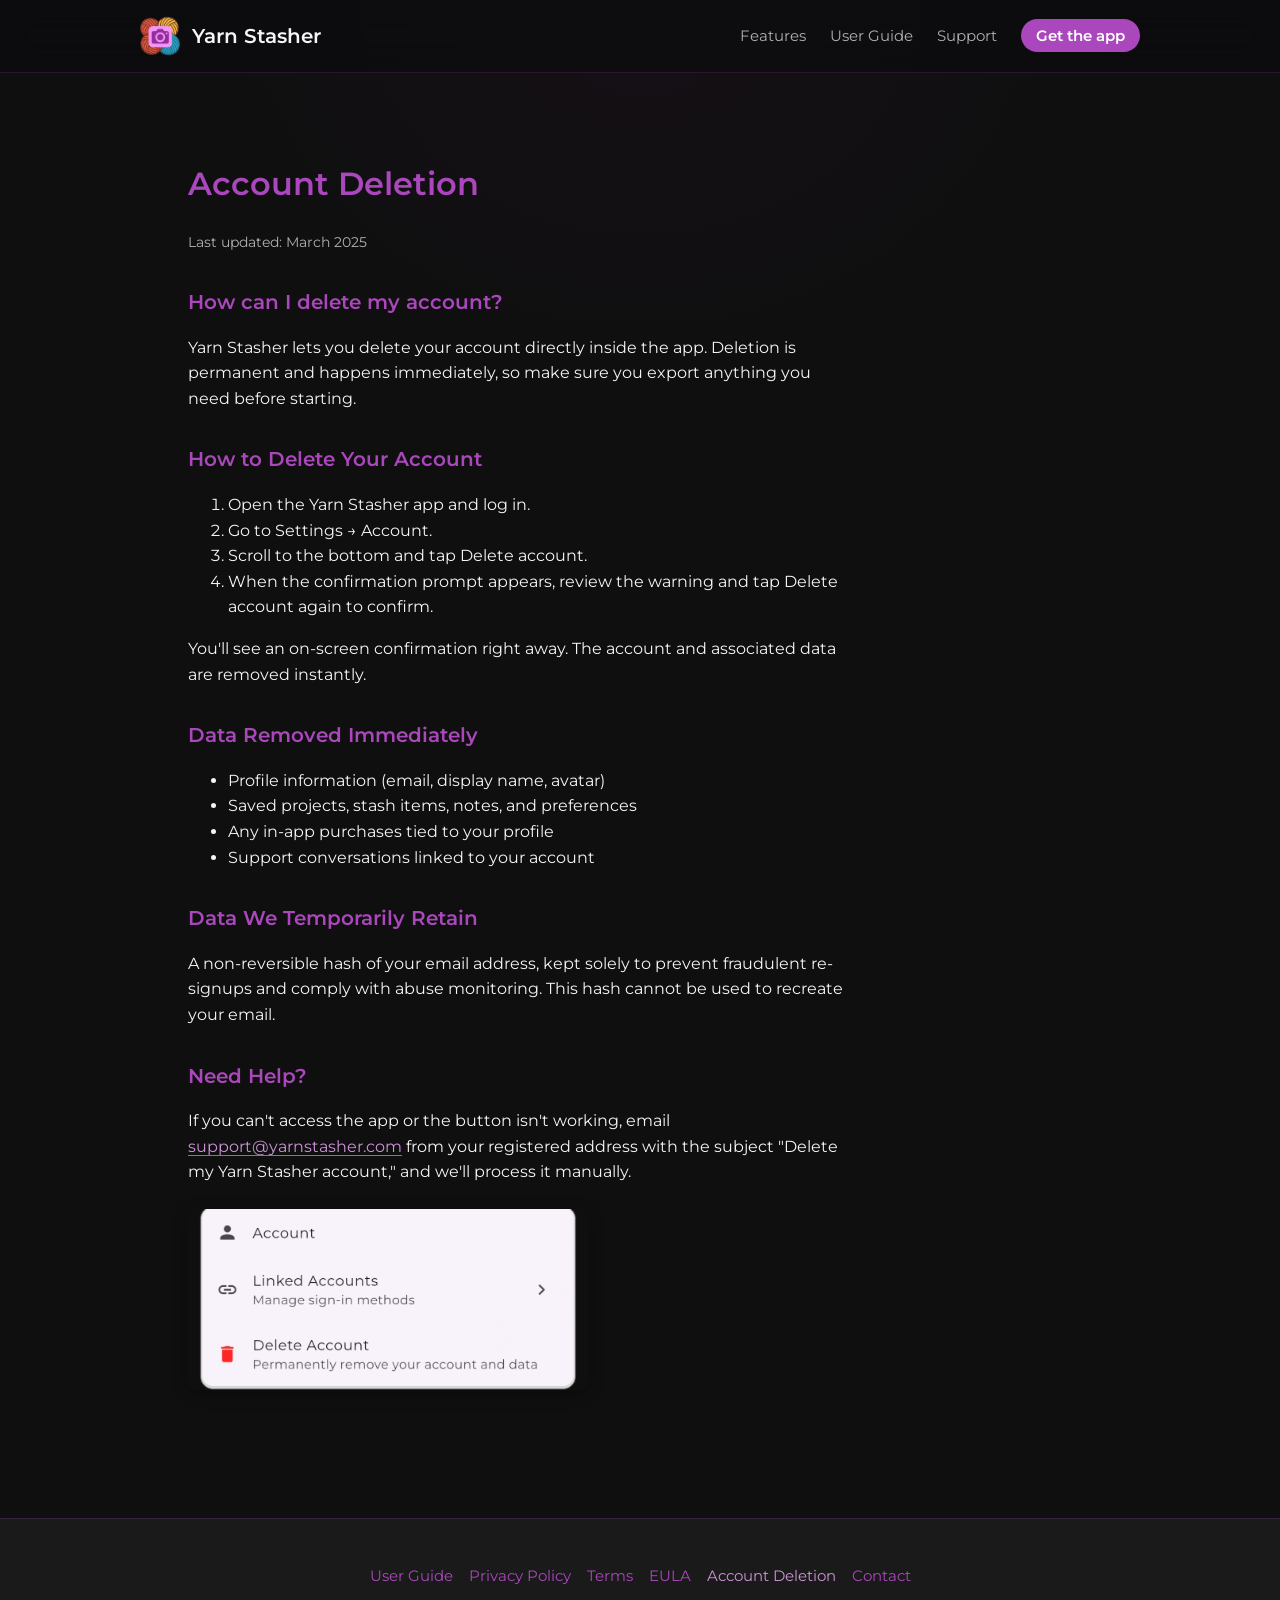
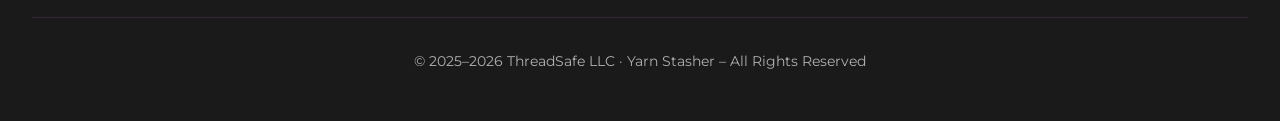
<file: account-deletion.html>
<!DOCTYPE html>
<html lang="en">
<head>
  <meta charset="UTF-8">
  <meta name="viewport" content="width=device-width, initial-scale=1.0">
  <link rel="canonical" href="https://yarnstasher.com/account-deletion.html">
  <meta name="description" content="How to delete your Yarn Stasher account and what data is removed.">
  <title>Account Deletion – Yarn Stasher</title>
  <link rel="icon" type="image/png" sizes="96x96" href="images/logo-96.png">
  <link rel="apple-touch-icon" href="images/logo-180.png">
  <link rel="preconnect" href="https://fonts.googleapis.com">
  <link rel="preconnect" href="https://fonts.gstatic.com" crossorigin>
  <link href="https://fonts.googleapis.com/css2?family=Montserrat:wght@400;500;600;700&display=swap" rel="stylesheet">
  <link rel="stylesheet" href="style.css?v=site-7">
</head>
<body>
  <a class="skip-link" href="#main">Skip to content</a>
  <header>
    <nav aria-label="Main">
      <a href="index.html" class="logo">
        <img src="images/logo-96.webp" alt="" width="40" height="40">
        <span>Yarn Stasher</span>
      </a>
      <button class="menu-toggle" aria-label="Toggle menu" aria-expanded="false" aria-controls="main-nav-links">☰</button>
      <ul class="nav-links" id="main-nav-links">
        <li><a href="index.html#highlights">Features</a></li>
        <li><a href="user-guide/">User Guide</a></li>
        <li><a href="index.html#contact">Support</a></li>
        <li><a href="index.html#download" class="nav-cta">Get the app</a></li>
      </ul>
    </nav>
  </header>

  <main id="main">
    <h1>Account Deletion</h1>
    <p class="muted">Last updated: March 2025</p>
    <div class="legal-content">
      <h2>How can I delete my account?</h2>
      <p>Yarn Stasher lets you delete your account directly inside the app. Deletion is permanent and happens immediately, so make sure you export anything you need before starting.</p>

      <h2>How to Delete Your Account</h2>
      <ol>
        <li>Open the Yarn Stasher app and log in.</li>
        <li>Go to Settings → Account.</li>
        <li>Scroll to the bottom and tap Delete account.</li>
        <li>When the confirmation prompt appears, review the warning and tap Delete account again to confirm.</li>
      </ol>
      <p>You'll see an on-screen confirmation right away. The account and associated data are removed instantly.</p>

      <h2>Data Removed Immediately</h2>
      <ul>
        <li>Profile information (email, display name, avatar)</li>
        <li>Saved projects, stash items, notes, and preferences</li>
        <li>Any in-app purchases tied to your profile</li>
        <li>Support conversations linked to your account</li>
      </ul>

      <h2>Data We Temporarily Retain</h2>
      <p>A non-reversible hash of your email address, kept solely to prevent fraudulent re-signups and comply with abuse monitoring. This hash cannot be used to recreate your email.</p>

      <h2>Need Help?</h2>
      <p>If you can't access the app or the button isn't working, email <a href="mailto:support@yarnstasher.com">support@yarnstasher.com</a> from your registered address with the subject "Delete my Yarn Stasher account," and we'll process it manually.</p>

      <img src="images/account-deletion-dialog.png" alt="Account deletion confirmation dialog in the app" class="account-deletion-img" width="400" loading="lazy">
    </div>
  </main>

  <footer>
    <div class="footer-content">
      <nav aria-label="Footer">
        <a href="user-guide/">User Guide</a>
        <a href="privacy-policy.html">Privacy Policy</a>
        <a href="terms.html">Terms</a>
        <a href="eula.html">EULA</a>
        <a href="account-deletion.html" aria-current="page">Account Deletion</a>
        <a href="mailto:support@yarnstasher.com">Contact</a>
      </nav>
    </div>
    <p class="copyright">© 2025–2026 ThreadSafe LLC · Yarn Stasher – All Rights Reserved</p>
  </footer>
  <script src="script.js?v=site-7"></script>
</body>
</html>
</file>
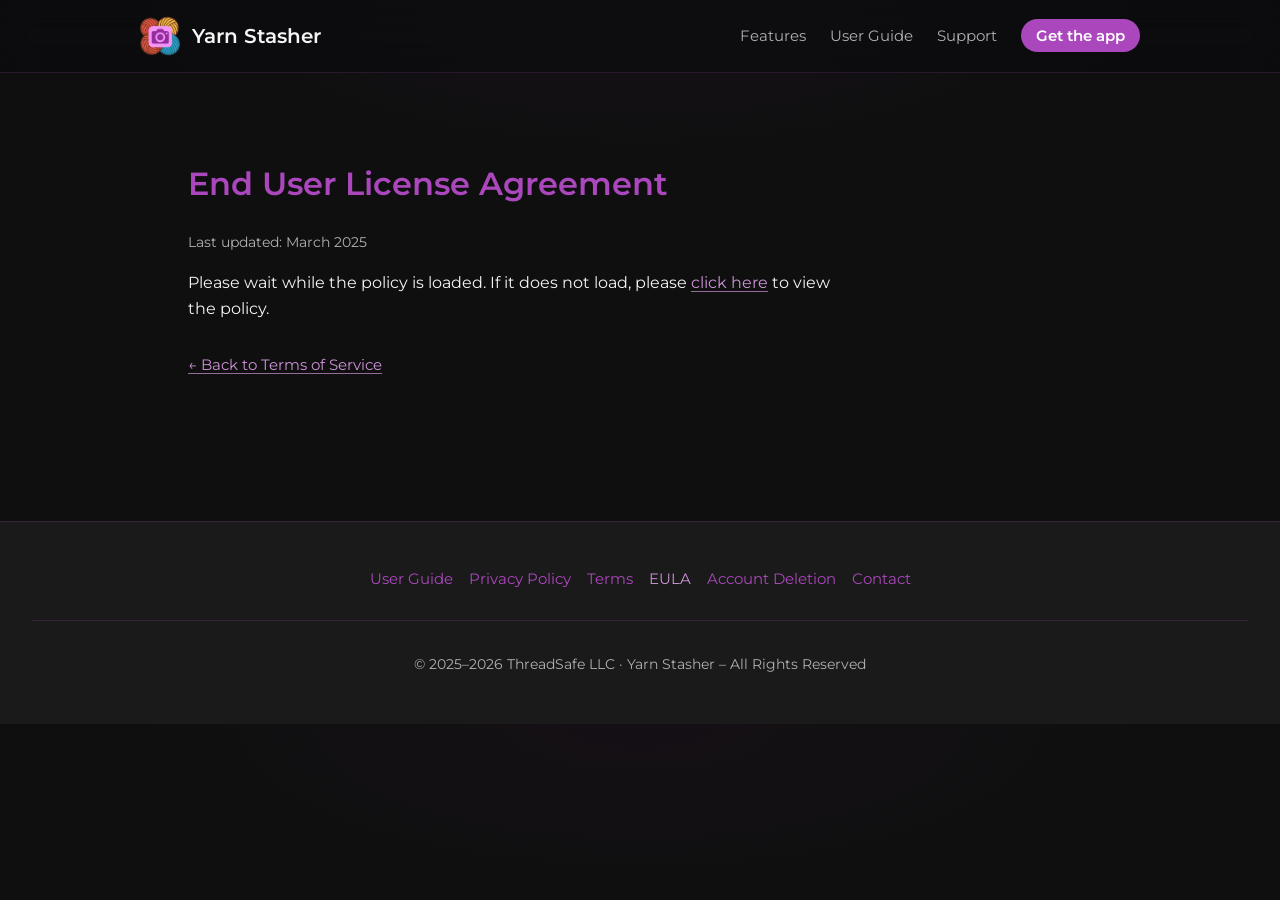
<file: eula.html>
<!DOCTYPE html>
<html lang="en">
<head>
  <meta charset="UTF-8">
  <meta name="viewport" content="width=device-width, initial-scale=1.0">
  <link rel="canonical" href="https://yarnstasher.com/eula.html">
  <meta name="description" content="End User License Agreement for the Yarn Stasher app.">
  <title>End User License Agreement – Yarn Stasher</title>
  <link rel="icon" type="image/png" sizes="96x96" href="images/logo-96.png">
  <link rel="apple-touch-icon" href="images/logo-180.png">
  <link rel="preconnect" href="https://fonts.googleapis.com">
  <link rel="preconnect" href="https://fonts.gstatic.com" crossorigin>
  <link href="https://fonts.googleapis.com/css2?family=Montserrat:wght@400;500;600;700&display=swap" rel="stylesheet">
  <link rel="stylesheet" href="style.css?v=site-7">
</head>
<body>
  <a class="skip-link" href="#main">Skip to content</a>
  <header>
    <nav aria-label="Main">
      <a href="index.html" class="logo">
        <img src="images/logo-96.webp" alt="" width="40" height="40">
        <span>Yarn Stasher</span>
      </a>
      <button class="menu-toggle" aria-label="Toggle menu" aria-expanded="false" aria-controls="main-nav-links">☰</button>
      <ul class="nav-links" id="main-nav-links">
        <li><a href="index.html#highlights">Features</a></li>
        <li><a href="user-guide/">User Guide</a></li>
        <li><a href="index.html#contact">Support</a></li>
        <li><a href="index.html#download" class="nav-cta">Get the app</a></li>
      </ul>
    </nav>
  </header>

  <main id="main">
    <h1>End User License Agreement</h1>
    <p class="muted">Last updated: March 2025</p>
    <div class="legal-content">
      <div id="YlZkblVraFRTMjh6TTJkM1NXYzlQUT09" class="policy_embed_div" width="640" height="480">
        Please wait while the policy is loaded. If it does not load, please <a rel="nofollow" href="https://policies.termageddon.com/api/policy/YlZkblVraFRTMjh6TTJkM1NXYzlQUT09" target="_blank">click here</a> to view the policy.
      </div>
      <script src="https://policies.termageddon.com/api/embed/YlZkblVraFRTMjh6TTJkM1NXYzlQUT09.js"></script>
      <p class="legal-related"><a href="terms.html">← Back to Terms of Service</a></p>
    </div>
  </main>

  <footer>
    <div class="footer-content">
      <nav aria-label="Footer">
        <a href="user-guide/">User Guide</a>
        <a href="privacy-policy.html">Privacy Policy</a>
        <a href="terms.html">Terms</a>
        <a href="eula.html" aria-current="page">EULA</a>
        <a href="account-deletion.html">Account Deletion</a>
        <a href="mailto:support@yarnstasher.com">Contact</a>
      </nav>
    </div>
    <p class="copyright">© 2025–2026 ThreadSafe LLC · Yarn Stasher – All Rights Reserved</p>
  </footer>
  <script src="script.js?v=site-7"></script>
</body>
</html>
</file>
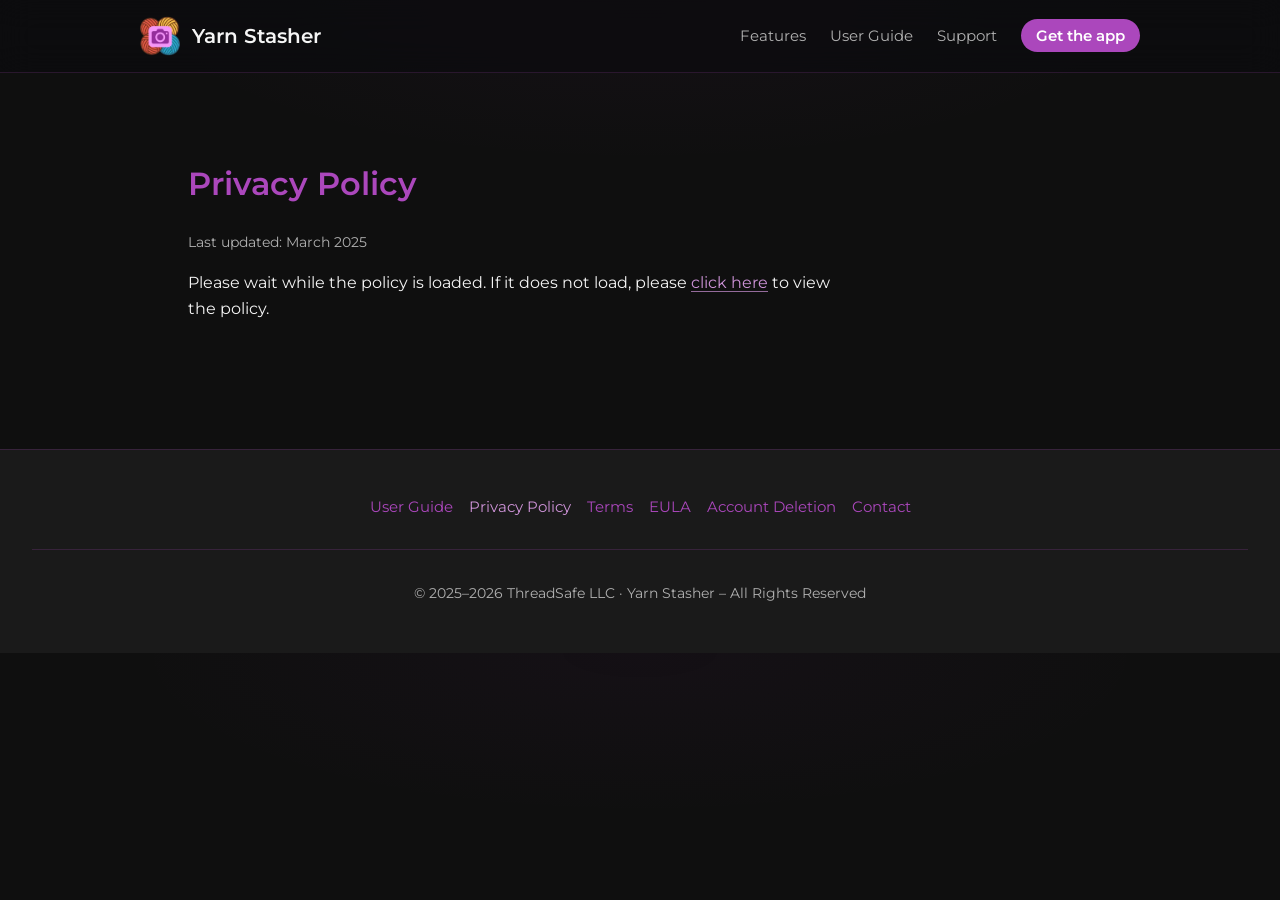
<file: privacy-policy.html>
<!DOCTYPE html>
<html lang="en">
<head>
  <meta charset="UTF-8">
  <meta name="viewport" content="width=device-width, initial-scale=1.0">
  <link rel="canonical" href="https://yarnstasher.com/privacy-policy.html">
  <meta name="description" content="How Yarn Stasher collects, uses and protects your information.">
  <title>Privacy Policy – Yarn Stasher</title>
  <link rel="icon" type="image/png" sizes="96x96" href="images/logo-96.png">
  <link rel="apple-touch-icon" href="images/logo-180.png">
  <link rel="preconnect" href="https://fonts.googleapis.com">
  <link rel="preconnect" href="https://fonts.gstatic.com" crossorigin>
  <link href="https://fonts.googleapis.com/css2?family=Montserrat:wght@400;500;600;700&display=swap" rel="stylesheet">
  <link rel="stylesheet" href="style.css?v=site-7">
</head>
<body>
  <a class="skip-link" href="#main">Skip to content</a>
  <header>
    <nav aria-label="Main">
      <a href="index.html" class="logo">
        <img src="images/logo-96.webp" alt="" width="40" height="40">
        <span>Yarn Stasher</span>
      </a>
      <button class="menu-toggle" aria-label="Toggle menu" aria-expanded="false" aria-controls="main-nav-links">☰</button>
      <ul class="nav-links" id="main-nav-links">
        <li><a href="index.html#highlights">Features</a></li>
        <li><a href="user-guide/">User Guide</a></li>
        <li><a href="index.html#contact">Support</a></li>
        <li><a href="index.html#download" class="nav-cta">Get the app</a></li>
      </ul>
    </nav>
  </header>

  <main id="main">
    <h1>Privacy Policy</h1>
    <p class="muted">Last updated: March 2025</p>
    <div class="legal-content">
      <div id="Ym5sV2FrWlZSek13Y0cxaGJsRTlQUT09" class="policy_embed_div" width="640" height="480">
        Please wait while the policy is loaded. If it does not load, please <a rel="nofollow" href="https://policies.termageddon.com/api/policy/Ym5sV2FrWlZSek13Y0cxaGJsRTlQUT09" target="_blank">click here</a> to view the policy.
      </div>
      <script src="https://policies.termageddon.com/api/embed/Ym5sV2FrWlZSek13Y0cxaGJsRTlQUT09.js"></script>
    </div>
  </main>

  <footer>
    <div class="footer-content">
      <nav aria-label="Footer">
        <a href="user-guide/">User Guide</a>
        <a href="privacy-policy.html" aria-current="page">Privacy Policy</a>
        <a href="terms.html">Terms</a>
        <a href="eula.html">EULA</a>
        <a href="account-deletion.html">Account Deletion</a>
        <a href="mailto:support@yarnstasher.com">Contact</a>
      </nav>
    </div>
    <p class="copyright">© 2025–2026 ThreadSafe LLC · Yarn Stasher – All Rights Reserved</p>
  </footer>
  <script src="script.js?v=site-7"></script>
</body>
</html>
</file>
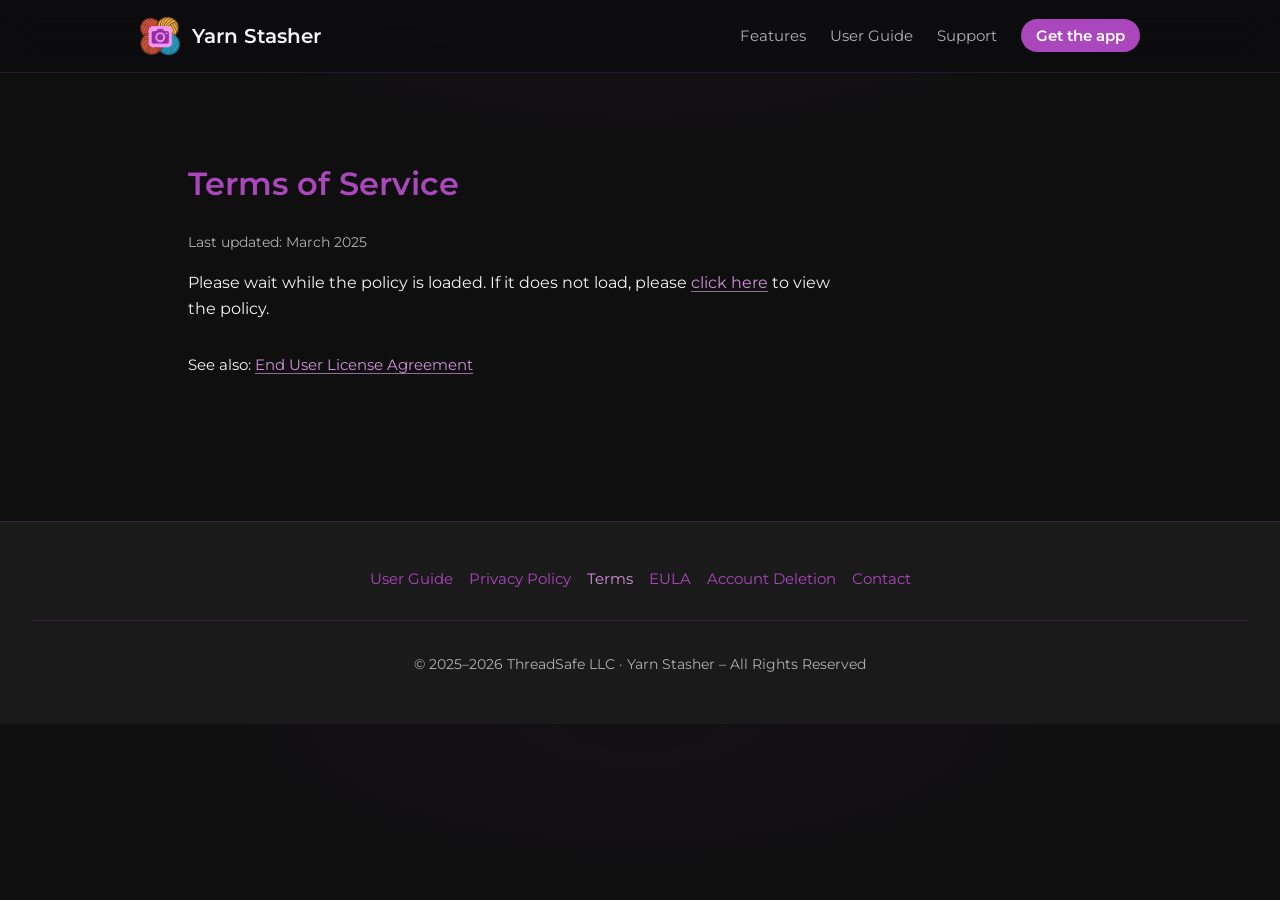
<file: terms.html>
<!DOCTYPE html>
<html lang="en">
<head>
  <meta charset="UTF-8">
  <meta name="viewport" content="width=device-width, initial-scale=1.0">
  <link rel="canonical" href="https://yarnstasher.com/terms.html">
  <meta name="description" content="Terms of Service for the Yarn Stasher app and website.">
  <title>Terms of Service – Yarn Stasher</title>
  <link rel="icon" type="image/png" sizes="96x96" href="images/logo-96.png">
  <link rel="apple-touch-icon" href="images/logo-180.png">
  <link rel="preconnect" href="https://fonts.googleapis.com">
  <link rel="preconnect" href="https://fonts.gstatic.com" crossorigin>
  <link href="https://fonts.googleapis.com/css2?family=Montserrat:wght@400;500;600;700&display=swap" rel="stylesheet">
  <link rel="stylesheet" href="style.css?v=site-7">
</head>
<body>
  <a class="skip-link" href="#main">Skip to content</a>
  <header>
    <nav aria-label="Main">
      <a href="index.html" class="logo">
        <img src="images/logo-96.webp" alt="" width="40" height="40">
        <span>Yarn Stasher</span>
      </a>
      <button class="menu-toggle" aria-label="Toggle menu" aria-expanded="false" aria-controls="main-nav-links">☰</button>
      <ul class="nav-links" id="main-nav-links">
        <li><a href="index.html#highlights">Features</a></li>
        <li><a href="user-guide/">User Guide</a></li>
        <li><a href="index.html#contact">Support</a></li>
        <li><a href="index.html#download" class="nav-cta">Get the app</a></li>
      </ul>
    </nav>
  </header>

  <main id="main">
    <h1>Terms of Service</h1>
    <p class="muted">Last updated: March 2025</p>
    <div class="legal-content">
      <div id="ZEdSV2QyNXdhSE5WUW1oMWQyYzlQUT09" class="policy_embed_div" width="640" height="480">
        Please wait while the policy is loaded. If it does not load, please <a rel="nofollow" href="https://policies.termageddon.com/api/policy/ZEdSV2QyNXdhSE5WUW1oMWQyYzlQUT09" target="_blank">click here</a> to view the policy.
      </div>
      <script src="https://policies.termageddon.com/api/embed/ZEdSV2QyNXdhSE5WUW1oMWQyYzlQUT09.js"></script>
      <p class="legal-related">See also: <a href="eula.html">End User License Agreement</a></p>
    </div>
  </main>

  <footer>
    <div class="footer-content">
      <nav aria-label="Footer">
        <a href="user-guide/">User Guide</a>
        <a href="privacy-policy.html">Privacy Policy</a>
        <a href="terms.html" aria-current="page">Terms</a>
        <a href="eula.html">EULA</a>
        <a href="account-deletion.html">Account Deletion</a>
        <a href="mailto:support@yarnstasher.com">Contact</a>
      </nav>
    </div>
    <p class="copyright">© 2025–2026 ThreadSafe LLC · Yarn Stasher – All Rights Reserved</p>
  </footer>
  <script src="script.js?v=site-7"></script>
</body>
</html>
</file>
<file: style.css>
:root {
  --bg: #0f0f0f;
  --surface: #1a1a1a;
  --surface-elevated: #242424;
  --text: #f5f5f5;
  --text-secondary: #e0e0e0;
  --accent: #ab47bc;
  --accent-light: #ce93d8;
  --accent-dark: #9c27b0;
  --muted: #b0b0b0;
  --muted-soft: #c7c7c7;
  --border: rgba(171, 71, 188, 0.2);
}

* {
  box-sizing: border-box;
}

body {
  margin: 0;
  font-family: 'Montserrat', 'DM Sans', system-ui, -apple-system, sans-serif;
  background: var(--bg);
  color: var(--text);
  line-height: 1.6;
  background-image: radial-gradient(ellipse 80% 50% at 50% 0%, rgba(156, 39, 176, 0.04) 0%, transparent 50%);
}

h1, h2, h3, h4, h5, h6 {
  font-family: 'Montserrat', sans-serif;
  font-weight: 600;
}

h1, h2 {
  color: var(--accent);
}

h3, h4, h5, h6 {
  color: var(--accent-light);
}

body > header {
  position: sticky;
  top: 0;
  z-index: 100;
  background: rgba(12, 12, 14, 0.72);
  backdrop-filter: blur(16px);
  -webkit-backdrop-filter: blur(16px);
  padding: 1rem 2rem;
  border-bottom: 1px solid rgba(171, 71, 188, 0.18);
  transition: background 0.2s;
}

nav {
  width: 100%;
  max-width: 1000px;
  margin: 0 auto;
  display: flex;
  align-items: center;
  justify-content: space-between;
  flex-wrap: nowrap;
  gap: 1rem;
}

.logo {
  display: flex;
  align-items: center;
  gap: 0.75rem;
  text-decoration: none;
  color: var(--text);
  font-weight: 600;
  font-size: 1.25rem;
}

.logo img {
  width: 40px;
  height: 40px;
  border-radius: 10px;
}

nav ul {
  list-style: none;
  margin: 0;
  padding: 0;
  display: flex;
  gap: 1.5rem;
  flex-wrap: nowrap;
}

nav ul li {
  flex: 0 0 auto;
}

nav a {
  color: var(--muted);
  text-decoration: none;
  transition: color 0.2s, background-color 0.2s;
  font-size: 0.95rem;
  line-height: 1.2;
  white-space: nowrap;
}

nav a:hover {
  color: var(--accent-light);
}

nav a:focus-visible {
  outline: 2px solid rgba(206, 147, 216, 0.85);
  outline-offset: 3px;
}

.menu-toggle {
  display: none;
}

/* Dropdown */
.dropdown {
  position: relative;
  display: inline-block;
}

.dropdown-content {
  display: none;
  position: absolute;
  background-color: var(--surface-elevated);
  min-width: 160px;
  box-shadow: 0 8px 24px rgba(0, 0, 0, 0.4);
  z-index: 1;
  border-radius: 8px;
  overflow: hidden;
  right: 0;
  border: 1px solid var(--border);
}

.dropdown-content a {
  color: var(--text);
  padding: 12px 16px;
  text-decoration: none;
  display: block;
}

.dropdown-content a:hover {
  background-color: rgba(171, 71, 188, 0.15);
}

.dropdown:hover .dropdown-content {
  display: block;
}

main {
  width: 100%;
  max-width: 900px;
  margin: 0 auto;
  padding: 3rem 2rem;
}

@media (min-width: 1200px) {
  main {
    max-width: 1000px;
    padding: 4rem 3rem;
  }
}

.hero {
  text-align: center;
  padding: 3.25rem 2.25rem 2.75rem;
  margin-top: 0.25rem;
  margin-bottom: 2.75rem;
  background:
    linear-gradient(180deg, rgba(171, 71, 188, 0.09), rgba(171, 71, 188, 0.02) 45%, transparent 100%),
    rgba(26, 26, 26, 0.68);
  border-radius: 18px;
  border: 1px solid rgba(171, 71, 188, 0.22);
  box-shadow: 0 18px 44px rgba(0, 0, 0, 0.35), 0 0 42px rgba(156, 39, 176, 0.1);
}

.app-badges {
  display: flex;
  flex-direction: column;
  flex-wrap: nowrap;
  align-items: center;
  justify-content: center;
  gap: 0.7rem;
  margin-top: 1rem;
}

.app-badge {
  display: flex;
  align-items: center;
  justify-content: center;
  width: 190px;
  height: 58px;
  line-height: 0;
  border-radius: 12px;
  border: none;
  background: transparent;
  box-shadow: none;
  transition: transform 0.2s ease;
}

.app-badge img {
  display: block;
  width: 100%;
  height: 100%;
  max-width: none;
  object-fit: contain;
  transform-origin: center;
  transition: transform 0.2s ease, opacity 0.2s ease, filter 0.2s ease;
}

/* Source badge assets have different internal padding; normalize visual size */
.app-badge--apple img {
  transform: scale(0.94);
}

.app-badge--google-play img {
  transform: scale(1.03);
}

.app-badge:hover img {
  opacity: 0.85;
}

.app-badge--apple:hover img {
  transform: scale(0.95);
}

.app-badge--google-play:hover img {
  transform: scale(1.04);
}

.app-badge:hover {
  transform: translateY(-1px);
}

.app-badge:hover img {
  filter: drop-shadow(0 8px 18px rgba(0, 0, 0, 0.25));
}

.app-badge:focus-visible {
  outline: 2px solid rgba(206, 147, 216, 0.9);
  outline-offset: 3px;
}

.hero-image-wrapper {
  margin: 1.75rem auto 0;
  max-width: 420px;
  display: flex;
  justify-content: center;
}

.hero-image {
  display: block;
  max-width: 100%;
  height: auto;
  background: transparent;
  filter: drop-shadow(0 16px 30px rgba(0, 0, 0, 0.4));
}

.hero h1 {
  font-size: clamp(1.85rem, 4.1vw, 2.85rem);
  font-weight: 700;
  margin: 0 auto 0.85rem;
  line-height: 1.22;
  max-width: 19ch;
  color: #ca64dc;
  text-wrap: balance;
}

.hero-answer {
  display: block;
  margin-top: 0.2em;
  font-size: 1em;
  font-weight: 600;
  color: #e3b4ea;
}

.tagline {
  font-size: 1.08rem;
  color: var(--muted-soft);
  margin: 0 0 2.15rem;
  max-width: 32ch;
  margin-left: auto;
  margin-right: auto;
  line-height: 1.55;
  text-wrap: pretty;
}

.download-cta {
  display: flex;
  flex-direction: column;
  align-items: center;
  gap: 0.35rem;
  margin-top: 1.8rem;
  margin-bottom: 0.85rem;
}

.download-free {
  font-size: 1.05rem;
  font-weight: 600;
  color: #e2a6ec;
  letter-spacing: 0.03em;
  text-transform: uppercase;
}

.download-sub {
  font-size: 0.9rem;
  color: var(--text-secondary);
  font-weight: 500;
}

.cta {
  display: inline-block;
  padding: 0.85rem 1.75rem;
  background: var(--accent);
  color: white;
  text-decoration: none;
  font-weight: 600;
  border-radius: 10px;
  transition: background 0.2s, transform 0.15s;
}

.cta:hover {
  background: var(--accent-light);
}

.cta:focus {
  outline: 2px solid var(--accent-light);
  outline-offset: 3px;
}

section {
  margin-bottom: 2.5rem;
  padding: 2.25rem;
  background: rgba(23, 23, 25, 0.74);
  backdrop-filter: blur(12px);
  -webkit-backdrop-filter: blur(12px);
  border-radius: 16px;
  border: 1px solid rgba(171, 71, 188, 0.2);
  box-shadow: 0 14px 34px rgba(0, 0, 0, 0.28), 0 0 34px rgba(156, 39, 176, 0.06);
  position: relative;
  overflow: hidden;
}

section::before {
  content: '';
  position: absolute;
  top: 0;
  left: 50%;
  transform: translateX(-50%);
  width: 100%;
  height: 1px;
  background: linear-gradient(90deg, transparent, rgba(171, 71, 188, 0.15), transparent);
  pointer-events: none;
}

section h2 {
  font-size: clamp(1.45rem, 2.2vw, 1.75rem);
  margin: 0 0 0.85rem;
  color: var(--accent);
  letter-spacing: 0.01em;
}

section h3 {
  font-size: 1.15rem;
  margin: 1rem 0 0.65rem;
  color: var(--accent-light);
}

section p {
  color: var(--muted);
  margin: 0 0 0.95rem;
  font-size: 1rem;
  line-height: 1.72;
  max-width: 68ch;
}

.features p,
.contact p,
.coming-soon p {
  color: var(--text-secondary);
}

.features p:last-child,
.contact p:last-child {
  margin-bottom: 0;
}

.video-frame {
  position: relative;
  width: 100%;
  max-width: 960px;
  margin: 1rem auto 0;
  aspect-ratio: 16 / 9;
  border-radius: 12px;
  overflow: hidden;
  border: 1px solid var(--border);
  background: var(--surface);
}

.video-frame iframe {
  position: absolute;
  inset: 0;
  width: 100%;
  height: 100%;
  border: 0;
}

.highlights-grid {
  display: grid;
  grid-template-columns: 1fr;
  gap: 1rem;
  margin-top: 1rem;
}

@media (min-width: 700px) {
  .highlights-grid {
    grid-template-columns: repeat(2, minmax(0, 1fr));
  }
}

.highlight {
  padding: 1.1rem 1.25rem;
  background: rgba(40, 40, 40, 0.7);
  border-radius: 10px;
  border: 1px solid var(--border);
}

.highlight h3 {
  margin: 0 0 0.45rem;
}

.highlight p {
  margin: 0;
  color: var(--text-secondary);
  font-size: 0.97rem;
}

.coming-soon-known-bugs {
  margin-top: 1.5rem;
  padding: 1.25rem 1.5rem;
  background: rgba(40, 40, 40, 0.7);
  border-radius: 10px;
  border: 1px solid rgba(255, 255, 255, 0.08);
}

.coming-soon-known-bugs h3 {
  margin: 0 0 0.5rem;
  font-size: 1rem;
}

.coming-soon-known-bugs p {
  margin: 0;
  font-size: 0.95rem;
}

.accordion {
  margin-top: 1.1rem;
}

.accordion-item {
  margin-bottom: 0.75rem;
  border-radius: 10px;
  overflow: hidden;
  background: rgba(40, 40, 40, 0.7);
  border: 1px solid rgba(255, 255, 255, 0.08);
  transition: border-color 0.2s ease, box-shadow 0.2s ease;
}

.accordion-item summary {
  padding: 1rem 1.25rem;
  cursor: pointer;
  font-weight: 600;
  color: var(--text-secondary);
  list-style: none;
  display: flex;
  align-items: center;
  justify-content: space-between;
  gap: 0.5rem;
}

.accordion-item summary:hover {
  color: #f0d9f4;
}

.accordion-item summary:focus-visible {
  outline: 2px solid rgba(206, 147, 216, 0.9);
  outline-offset: -2px;
}

.accordion-item summary::-webkit-details-marker {
  display: none;
}

.accordion-item summary::after {
  content: '▼';
  font-size: 0.7rem;
  color: var(--muted);
  transition: transform 0.2s;
}

.accordion-item[open] summary::after {
  transform: rotate(180deg);
}

.accordion-item[open] {
  border-color: rgba(171, 71, 188, 0.38);
  box-shadow: 0 8px 24px rgba(156, 39, 176, 0.12);
}

.accordion-item p {
  padding: 0 1.25rem 1rem;
  margin: 0;
  color: var(--muted);
  font-size: 0.95rem;
  line-height: 1.5;
}

/* Gallery - horizontal scrollable carousel */
.gallery-intro {
  color: var(--text-secondary);
  margin: -0.35rem 0 1.4rem;
  font-size: 0.95rem;
}

.gallery-carousel-wrapper {
  position: relative;
  margin-top: 1.5rem;
  padding: 0 2.5rem;
}

.gallery-carousel {
  display: flex;
  gap: 0.75rem;
  overflow-x: auto;
  scroll-snap-type: x mandatory;
  scroll-behavior: smooth;
  padding: 1rem 0.5rem;
  -webkit-overflow-scrolling: touch;
  scrollbar-width: none;
  background: rgba(26, 26, 26, 0.25);
  backdrop-filter: blur(8px);
  -webkit-backdrop-filter: blur(8px);
  border-radius: 16px;
}

.gallery-carousel::-webkit-scrollbar {
  display: none;
}

.gallery-item {
  flex: 0 0 200px;
  scroll-snap-align: start;
  border-radius: 12px;
  overflow: hidden;
  cursor: pointer;
  transition: transform 0.2s ease, box-shadow 0.2s ease;
}

.gallery-item:hover {
  transform: translateY(-2px) scale(1.01);
  box-shadow: 0 8px 24px rgba(156, 39, 176, 0.08);
}

.gallery-item img {
  width: 100%;
  aspect-ratio: 9 / 16;
  height: auto;
  object-fit: contain;
  display: block;
}

.carousel-scroll-btn {
  position: absolute;
  top: 50%;
  transform: translateY(-50%);
  background: rgba(18, 18, 20, 0.85);
  border: 1px solid rgba(171, 71, 188, 0.32);
  border-radius: 50%;
  width: 42px;
  height: 42px;
  font-size: 1.25rem;
  color: #ebdeee;
  cursor: pointer;
  z-index: 10;
  display: flex;
  align-items: center;
  justify-content: center;
  transition: background 0.2s, border-color 0.2s, color 0.2s;
  padding: 0;
}

.carousel-scroll-btn:hover {
  background: rgba(171, 71, 188, 0.27);
  border-color: rgba(171, 71, 188, 0.55);
  color: var(--accent-light);
}

.carousel-scroll-btn:focus-visible {
  outline: 2px solid rgba(206, 147, 216, 0.95);
  outline-offset: 2px;
}

.carousel-scroll-btn.prev {
  left: 0.5rem;
}

.carousel-scroll-btn.next {
  right: 0.5rem;
}

@media (min-width: 600px) {
  .gallery-item {
    flex: 0 0 180px;
  }
}

@media (min-width: 900px) {
  .gallery-carousel-wrapper {
    max-width: 700px;
    margin-left: auto;
    margin-right: auto;
  }

  .gallery-item {
    flex: 0 0 200px;
  }
}

/* Lightbox - expand photos on click */
.lightbox {
  position: fixed;
  inset: 0;
  z-index: 200;
  background: rgba(0, 0, 0, 0.85);
  backdrop-filter: blur(8px);
  display: flex;
  align-items: center;
  justify-content: center;
  padding: 2rem;
  opacity: 0;
  visibility: hidden;
  transition: opacity 0.25s, visibility 0.25s;
}

.lightbox.open {
  opacity: 1;
  visibility: visible;
  /* become visible at once so the close button can take focus */
  transition: opacity 0.25s, visibility 0s;
}

.lightbox-img {
  max-width: 95vw;
  max-height: 90vh;
  object-fit: contain;
  border-radius: 8px;
}

.lightbox-close {
  position: absolute;
  top: 1rem;
  right: 1rem;
  background: rgba(255, 255, 255, 0.1);
  border: 1px solid rgba(255, 255, 255, 0.2);
  border-radius: 50%;
  width: 44px;
  height: 44px;
  font-size: 1.5rem;
  color: white;
  cursor: pointer;
  display: flex;
  align-items: center;
  justify-content: center;
  transition: background 0.2s;
}

.lightbox-close:hover {
  background: rgba(255, 255, 255, 0.2);
}

.contact a {
  color: var(--accent-light);
}

.address {
  font-style: italic;
}

footer {
  background: var(--surface);
  padding: 3rem 2rem;
  border-top: 1px solid var(--border);
  margin-top: 4rem;
}

.footer-content {
  display: flex;
  flex-direction: column;
  align-items: center;
  gap: 2rem;
  max-width: 1000px;
  margin: 0 auto 2rem;
}

.footer-content nav {
  display: flex;
  flex-wrap: wrap;
  gap: 1rem;
  justify-content: center;
}

.footer-content nav a {
  color: var(--accent);
  text-decoration: none;
  font-size: 0.95rem;
}

.footer-content nav a:hover {
  color: var(--accent-light);
  text-decoration: underline;
}

.copyright {
  text-align: center;
  color: var(--muted);
  font-size: 0.9rem;
  margin: 0;
  padding-top: 2rem;
  border-top: 1px solid var(--border);
}

/* Policy / legal pages */
.legal-content {
  max-width: 60ch;
}

.legal-content h2 {
  font-size: 1.25rem;
  margin-top: 2rem;
}

.muted {
  color: var(--muted);
  font-size: 0.9rem;
}

/* Termageddon policy embeds */
.policy_embed_div {
  margin-top: 1rem;
  max-width: 100%;
}

.legal-content .legal-divider {
  margin-top: 3rem;
  padding-top: 2rem;
  border-top: 1px solid rgba(255,255,255,0.08);
}

.legal-related {
  margin-top: 2rem;
  font-size: 0.95rem;
}

.legal-related a {
  color: var(--accent-light);
}

.account-deletion-img {
  display: block;
  margin-top: 1.5rem;
  max-width: 100%;
  border-radius: 10px;
  box-shadow: 0 4px 16px rgba(0, 0, 0, 0.3);
}

/* ===== User Guide ===== */
.guide-page .guide-main {
  max-width: 980px;
}

.guide-hero {
  position: relative;
  z-index: 0;
  margin-bottom: 2rem;
}

.guide-kicker {
  margin: 0 0 0.35rem;
  font-size: 0.8rem;
  font-weight: 700;
  letter-spacing: 0.14em;
  text-transform: uppercase;
  color: var(--accent-light);
}

.guide-lede {
  color: var(--text-secondary);
  max-width: 62ch;
  font-size: 1.05rem;
}

/* Body/content links: never fall back to browser-default blue on dark UI */
.guide-content a,
.legal-content a,
.contact a {
  color: var(--accent-light);
  text-decoration: underline;
  text-underline-offset: 0.18em;
  text-decoration-thickness: 1px;
  text-decoration-color: rgba(206, 147, 216, 0.7);
}

.guide-content a:visited,
.legal-content a:visited,
.contact a:visited {
  color: var(--accent-light);
}

.guide-content a:hover,
.legal-content a:hover,
.contact a:hover {
  color: #f8e7fb;
  text-decoration-color: currentColor;
}

.guide-actions {
  display: flex;
  flex-wrap: wrap;
  align-items: center;
  gap: 1rem;
  margin-top: 1.25rem;
}

.guide-print-btn {
  border: none;
  cursor: pointer;
  font: inherit;
}

.guide-secondary-link {
  color: var(--accent-light);
  text-decoration: none;
  font-weight: 500;
}

.guide-secondary-link:hover {
  text-decoration: underline;
}

.guide-tap {
  display: inline;
  padding: 0.12em 0.5em;
  border-radius: 999px;
  background: rgba(171, 71, 188, 0.22);
  color: #f3d9f8;
  font-weight: 600;
  font-size: 0.92em;
  white-space: nowrap;
  border: 1px solid rgba(206, 147, 216, 0.35);
  line-height: 1.85;
  -webkit-box-decoration-break: clone;
  box-decoration-break: clone;
}

.guide-n {
  display: inline-flex;
  align-items: center;
  justify-content: center;
  width: 1.45em;
  height: 1.45em;
  margin-right: 0.45em;
  border-radius: 50%;
  background: var(--accent);
  color: #fff;
  font-size: 0.78rem;
  font-weight: 700;
  vertical-align: -0.22em;
  box-shadow: 0 0 0 2px rgba(255, 255, 255, 0.12);
}

.guide-secnum {
  display: inline-flex;
  align-items: center;
  justify-content: center;
  min-width: 1.7rem;
  height: 1.7rem;
  margin-right: 0.55rem;
  padding: 0 0.4rem;
  border-radius: 8px;
  background: rgba(171, 71, 188, 0.18);
  color: var(--accent-light);
  font-size: 0.95rem;
  vertical-align: 0.05em;
}

.guide-toc {
  display: block;
  background: rgba(23, 23, 25, 0.74);
  border: 1px solid rgba(171, 71, 188, 0.2);
  border-radius: 14px;
  padding: 1.5rem 1.75rem;
  margin-bottom: 2.5rem;
}

.guide-toc h2 {
  margin: 0 0 0.85rem;
  font-size: 1.2rem;
}

.guide-toc ol {
  margin: 0;
  padding-left: 1.35rem;
  display: grid;
  grid-template-columns: 1fr;
  gap: 0.15rem 2rem;
}

@media (min-width: 700px) {
  .guide-toc ol {
    grid-template-columns: 1fr 1fr;
  }
}

.guide-toc li {
  break-inside: avoid;
  margin: 0.35rem 0;
}

.guide-toc a {
  color: var(--text-secondary);
  text-decoration: none;
}

.guide-toc a:hover {
  color: var(--accent-light);
  text-decoration: underline;
  text-decoration-color: currentColor;
}

.guide-content {
  max-width: none;
}

.guide-section {
  margin-bottom: 2.75rem;
  padding: 1.75rem 1.6rem 1.4rem;
  background: rgba(23, 23, 25, 0.55);
  border: 1px solid rgba(171, 71, 188, 0.18);
  border-radius: 16px;
  scroll-margin-top: 6.5rem;
}

.guide-section h2 {
  font-size: 1.45rem;
  margin: 0 0 0.85rem;
  break-after: avoid;
}

.guide-section h3 {
  font-size: 1.08rem;
  margin: 1.35rem 0 0.6rem;
  break-after: avoid;
}

.guide-howto {
  display: grid;
  grid-template-columns: minmax(200px, 280px) minmax(0, 1fr);
  gap: 1.4rem 1.75rem;
  align-items: start;
  margin: 1.25rem 0 1.5rem;
}

.guide-shot {
  margin: 0;
  padding: 1rem 1.1rem 0.35rem 0.35rem;
}

.guide-phone {
  position: relative;
  display: inline-block;
  width: 100%;
  max-width: 280px;
  border-radius: 22px;
  overflow: visible;
  background: transparent;
}

.guide-phone img {
  display: block;
  width: 100%;
  height: auto;
  border-radius: 22px;
  box-shadow: 0 16px 40px rgba(0, 0, 0, 0.45), 0 0 0 1px rgba(171, 71, 188, 0.28);
}

.guide-pins {
  position: absolute;
  inset: 0;
  margin: 0;
  padding: 0;
  list-style: none;
}

.guide-pin {
  position: absolute;
  left: var(--x);
  top: var(--y);
  width: var(--rw, 12%);
  height: var(--rh, 5.5%);
  transform: translate(-50%, -50%);
  margin: 0;
  padding: 0;
  border: 0;
  outline: 2.5px solid #ce93d8;
  outline-offset: 0;
  border-radius: var(--rr, 12px);
  background: rgba(171, 71, 188, 0.12);
  box-shadow: 0 0 0 2px rgba(255, 255, 255, 0.92);
  cursor: pointer;
  appearance: none;
  font: inherit;
  color: inherit;
  touch-action: manipulation;
}

.guide-pin:hover,
.guide-pin:focus-visible,
.guide-pin.is-active {
  background: rgba(171, 71, 188, 0.26);
  outline-color: #f3d9f8;
  z-index: 2;
}

.guide-pin-n {
  position: absolute;
  z-index: 3;
  width: 1.4rem;
  height: 1.4rem;
  border-radius: 50%;
  background: #7b1fa2;
  color: #fff;
  font-size: 0.72rem;
  font-weight: 700;
  display: flex;
  align-items: center;
  justify-content: center;
  border: 2px solid #fff;
  box-shadow: 0 2px 8px rgba(0, 0, 0, 0.45);
  pointer-events: none;
  line-height: 1;
}

.guide-pin:hover .guide-pin-n,
.guide-pin:focus-visible .guide-pin-n,
.guide-pin.is-active .guide-pin-n {
  background: #6a1b9a;
  box-shadow: 0 0 0 3px rgba(206, 147, 216, 0.55), 0 2px 8px rgba(0, 0, 0, 0.45);
}

.guide-pin--below .guide-pin-n {
  left: 50%;
  top: calc(100% + 0.55rem);
  transform: translateX(-50%);
}

.guide-pin--above .guide-pin-n {
  left: 50%;
  bottom: calc(100% + 0.55rem);
  transform: translateX(-50%);
}

.guide-pin--left .guide-pin-n {
  right: calc(100% + 0.55rem);
  top: 50%;
  transform: translateY(-50%);
}

.guide-pin--right .guide-pin-n {
  left: calc(100% + 0.55rem);
  top: 50%;
  transform: translateY(-50%);
}

.guide-shot figcaption {
  margin-top: 0.6rem;
  font-size: 0.85rem;
  color: var(--muted);
  max-width: 32ch;
}

.guide-legend {
  list-style: none;
  margin: 0;
  padding: 0;
}

.guide-legend li {
  display: block;
  margin: 0 0 0.55rem;
  padding: 0.4rem 0.55rem 0.4rem 2.25em;
  text-indent: -1.9em;
  border-radius: 10px;
  color: var(--text-secondary);
  line-height: 1.65;
}

.guide-legend .guide-n {
  text-indent: 0;
}

.guide-legend .guide-tap {
  text-indent: 0;
}

.guide-howto .guide-legend li {
  cursor: pointer;
}

.guide-howto .guide-legend li:hover,
.guide-legend li.is-active {
  background: rgba(171, 71, 188, 0.22);
  box-shadow: inset 3px 0 0 var(--accent-light);
}

.guide-legend li:last-child {
  margin-bottom: 0;
}

.guide-link-list {
  list-style: none;
  margin: 0.35rem 0 1rem;
  padding: 0;
}

.guide-link-list li {
  margin: 0.55rem 0;
}

.guide-link-list a {
  font-weight: 600;
}

.guide-callout {
  margin: 1.25rem 0 0;
  padding: 1rem 1.15rem;
  background: rgba(171, 71, 188, 0.12);
  border-left: 3px solid var(--accent);
  border-radius: 0 10px 10px 0;
  color: var(--text-secondary);
  break-inside: avoid;
}

.guide-faq dt {
  font-weight: 600;
  color: var(--accent-light);
  margin-top: 1rem;
  break-after: avoid;
}

.guide-faq dd {
  margin: 0.35rem 0 0.75rem;
  color: var(--muted);
}

.guide-index {
  columns: 2;
  column-gap: 1.5rem;
  padding-left: 1.1rem;
  margin-top: 0.75rem;
}

.guide-index li {
  break-inside: avoid;
  margin: 0.25rem 0;
}

.guide-index a {
  color: var(--text-secondary);
  text-decoration: none;
}

.guide-index a:hover {
  color: var(--accent-light);
  text-decoration: underline;
  text-decoration-color: currentColor;
}

.guide-index-heading {
  margin-top: 2rem;
}

@media (max-width: 760px) {
  .guide-howto {
    grid-template-columns: 1fr;
  }

  .guide-phone {
    max-width: 240px;
  }

  .guide-index {
    columns: 1;
  }

  .guide-section {
    padding: 1.25rem 1rem 1rem;
  }
}

@media (prefers-reduced-motion: reduce) {
  .guide-pin,
  .guide-pin-n {
    transition: none;
  }
}

/* Print / Save as PDF — one topic per page, screenshot + steps stay together */
@media print {
  @page {
    size: letter;
    margin: 0.55in 0.6in 0.65in;
  }

  @page :first {
    margin-top: 0.5in;
  }

  :root {
    --bg: #ffffff;
    --surface: #ffffff;
    --surface-elevated: #ffffff;
    --text: #111111;
    --text-secondary: #222222;
    --accent: #6a1b7a;
    --accent-light: #4a148c;
    --muted: #333333;
    --muted-soft: #444444;
    --border: #cccccc;
  }

  body.guide-page {
    background: #fff !important;
    background-image: none !important;
    color: #111 !important;
    font-size: 10.5pt;
    line-height: 1.4;
  }

  body > header,
  footer,
  .menu-toggle,
  .no-print,
  .guide-actions {
    display: none !important;
  }

  main,
  .guide-page .guide-main {
    max-width: none;
    margin: 0;
    padding: 0;
  }

  h1, h2, h3, h4 {
    color: #4a148c !important;
  }

  .guide-kicker {
    color: #6a1b7a;
  }

  .guide-hero {
    margin-bottom: 1rem;
  }

  .guide-toc {
    background: #f7f3f9;
    border: 1px solid #d7c4de;
    box-shadow: none;
    border-radius: 8px;
    break-after: page;
  }

  .guide-toc a,
  .guide-index a,
  .guide-content a {
    color: #4a148c !important;
    text-decoration: underline;
    text-decoration-color: #9c4dcc;
  }

  .guide-content a[href^="http"]::after,
  .guide-content a[href^="mailto"]::after {
    content: " (" attr(href) ")";
    font-size: 0.85em;
    color: #444;
    word-break: break-all;
  }

  .guide-content a[href^="../"]::after,
  .guide-content a[href^="#"]::after {
    content: none;
  }

  .guide-section {
    background: transparent;
    border: 0;
    border-radius: 0;
    padding: 0;
    margin: 0;
    break-before: page;
    break-inside: auto;
  }

  .guide-section--first {
    break-before: auto;
  }

  .guide-print-break {
    break-before: page;
  }

  .guide-section h2,
  .guide-section h3,
  .guide-howto,
  .guide-callout,
  .guide-legend,
  .guide-faq dt {
    break-inside: avoid;
    break-after: avoid-page;
  }

  .guide-howto {
    grid-template-columns: 2.15in 1fr;
    gap: 0.7rem 0.9rem;
    margin: 0.55rem 0 0.75rem;
    break-inside: avoid;
  }

  .guide-phone {
    max-width: 2.15in;
    border-radius: 14px;
    box-shadow: none;
    background: transparent;
    overflow: visible;
  }

  .guide-phone img {
    border-radius: 14px;
    box-shadow: none;
    border: 1px solid #bbb;
  }

  .guide-pin {
    background: rgba(106, 27, 122, 0.08);
    border: 0;
    outline: 2px solid #6a1b7a;
    box-shadow: 0 0 0 1.5px #fff;
    cursor: default;
    print-color-adjust: exact;
    -webkit-print-color-adjust: exact;
  }

  .guide-pin-n {
    width: 1.05rem;
    height: 1.05rem;
    font-size: 0.58rem;
    background: #6a1b7a;
    border: 1.5px solid #fff;
    box-shadow: 0 0 0 1px #6a1b7a;
    print-color-adjust: exact;
    -webkit-print-color-adjust: exact;
  }

  .guide-howto .guide-legend li {
    cursor: default;
    padding: 0.15rem 0 0.15rem 2.1em;
    text-indent: -1.9em;
    margin: 0 0 0.45rem;
    background: transparent;
  }

  .guide-n,
  .guide-secnum,
  .guide-tap {
    print-color-adjust: exact;
    -webkit-print-color-adjust: exact;
  }

  .guide-tap {
    background: #f3e6f7;
    color: #4a148c;
    border-color: #c9a3d4;
  }

  .guide-n {
    background: #6a1b7a;
    color: #fff;
  }

  .guide-secnum {
    background: #efe2f4;
    color: #4a148c;
  }

  .guide-callout {
    background: #f3eef5;
    border-left-color: #6a1b7a;
    color: #222;
  }

  .guide-shot figcaption {
    color: #444;
  }
}

@media (prefers-reduced-motion: reduce) {
  * {
    animation-duration: 0.01ms !important;
    animation-iteration-count: 1 !important;
    transition-duration: 0.01ms !important;
    scroll-behavior: auto !important;
  }
}

/* Tablet */
@media (max-width: 1100px) {
  body > header {
    padding: 0.8rem 1rem;
  }

  main {
    padding: 2rem 1.5rem;
  }
}

/* Collapsed nav */
@media (max-width: 900px) {
  nav {
    flex-wrap: wrap;
    gap: 0.6rem;
    position: relative;
  }

  .menu-toggle {
    display: block;
    margin-left: auto;
    background: rgba(255, 255, 255, 0.03);
    border: 1px solid rgba(171, 71, 188, 0.28);
    border-radius: 9px;
    font-size: 1.3rem;
    color: var(--text);
    cursor: pointer;
    padding: 0.4rem 0.55rem;
    line-height: 1;
    transition: transform 0.25s ease, background 0.2s ease, border-color 0.2s ease;
  }

  .menu-toggle:focus-visible {
    outline: 2px solid rgba(206, 147, 216, 0.9);
    outline-offset: 2px;
  }

  .menu-toggle.is-open {
    background: rgba(171, 71, 188, 0.16);
    border-color: rgba(206, 147, 216, 0.55);
    transform: rotate(90deg);
  }

  .nav-links {
    width: 100%;
    display: flex;
    flex-direction: column;
    gap: 0.25rem;
    margin-top: 0;
    padding: 0;
    border: 0;
    border-radius: 12px;
    background: transparent;
    box-shadow: none;
    max-height: 0;
    opacity: 0;
    overflow: hidden;
    transform: translateY(-6px);
    pointer-events: none;
    transition: max-height 0.32s ease, opacity 0.22s ease, transform 0.25s ease;
  }

  .nav-links.active {
    margin-top: 0.2rem;
    padding: 0.6rem;
    border: 1px solid rgba(171, 71, 188, 0.2);
    background: rgba(25, 25, 28, 0.95);
    box-shadow: 0 10px 24px rgba(0, 0, 0, 0.3);
    max-height: 420px;
    opacity: 1;
    transform: translateY(0);
    pointer-events: auto;
  }

  .nav-links li {
    width: 100%;
  }

  .nav-links a {
    display: block;
    width: 100%;
    padding: 0.62rem 0.7rem;
    border-radius: 8px;
    color: var(--text-secondary);
    font-size: 0.95rem;
    text-align: left;
    min-height: 40px;
  }

  .nav-links a:hover {
    background: rgba(171, 71, 188, 0.16);
    color: #f0d9f4;
  }
}

/* Mobile */
@media (max-width: 768px) {
  main {
    padding: 1.5rem 1rem;
  }
  
  section {
    padding: 1.6rem 1.25rem;
    border-radius: 12px;
    margin-bottom: 1.75rem;
    box-shadow: 0 0 40px rgba(156, 39, 176, 0.04), 0 4px 20px rgba(0, 0, 0, 0.25);
  }

  .hero {
    padding: 2.15rem 1rem;
  }

  .hero h1 {
    font-size: clamp(1.62rem, 7.4vw, 2.1rem);
    line-height: 1.2;
  }

  .tagline {
    font-size: 1rem;
    max-width: 30ch;
  }

  .hero-image-wrapper {
    margin-top: 1.5rem;
  }

  .download-cta {
    margin-top: 1.25rem;
  }

  .download-free {
    font-size: 0.95rem;
  }

  .download-sub {
    font-size: 0.8125rem;
  }

  .app-badges {
    margin-top: 0.65rem;
    flex-direction: column;
    gap: 0.75rem;
  }

  .gallery-item {
    flex: 0 0 160px;
  }

  .carousel-scroll-btn {
    width: 36px;
    height: 36px;
    font-size: 1.25rem;
  }

  .gallery-carousel-wrapper {
    padding: 0 2.05rem;
  }

  .carousel-scroll-btn.prev {
    left: 0.25rem;
  }

  .carousel-scroll-btn.next {
    right: 0.25rem;
  }

  footer {
    padding: 2rem 1rem;
  }
}

/* ---- Site refresh (home page layout, nav CTA, news, a11y) ---- */

html {
  scroll-behavior: smooth;
  scroll-padding-top: 88px;
}

@media (prefers-reduced-motion: reduce) {
  html { scroll-behavior: auto; }
}

.skip-link {
  position: absolute;
  left: 1rem;
  top: -100px;
  z-index: 200;
  padding: 0.6rem 1rem;
  border-radius: 8px;
  background: var(--accent);
  color: #fff;
  font-weight: 600;
  text-decoration: none;
}

.skip-link:focus {
  top: 0.75rem;
}

.nav-links a[aria-current="page"] {
  color: var(--accent-light);
}

.nav-links a.nav-cta {
  padding: 0.45rem 0.95rem;
  border-radius: 999px;
  background: var(--accent);
  color: #fff;
  font-weight: 600;
}

.nav-links a.nav-cta:hover {
  background: var(--accent-dark);
  color: #fff;
}

@media (min-width: 901px) {
  .nav-links {
    align-items: center;
  }
}

@media (max-width: 900px) {
  .nav-links a.nav-cta {
    text-align: center;
    margin-top: 0.25rem;
  }
}

/* Hero: text and badges beside the image on wide screens, CTA above the image on phones */
.hero .tagline {
  margin-bottom: 0;
}

.hero .download-cta {
  margin-top: 1.5rem;
}

@media (min-width: 860px) {
  .hero {
    display: grid;
    grid-template-columns: minmax(0, 1.1fr) minmax(0, 0.9fr);
    align-items: center;
    gap: 2.5rem;
    text-align: left;
    padding: 3rem 3rem;
  }

  .hero h1,
  .hero .tagline {
    margin-left: 0;
    margin-right: 0;
  }

  .hero h1 {
    max-width: none;
    font-size: clamp(2rem, 3.4vw, 2.6rem);
  }

  .hero .download-cta {
    align-items: flex-start;
  }

  .hero .app-badges {
    flex-direction: row;
    justify-content: flex-start;
    align-items: center;
    gap: 0.5rem;
    margin-left: -10px;
  }

  .hero .app-badge {
    width: 170px;
    height: 54px;
  }

  .hero-image-wrapper {
    margin: 0;
    max-width: none;
  }
}

/* Gallery items are buttons so they work with the keyboard */
button.gallery-item {
  padding: 0;
  margin: 0;
  border: 0;
  background: none;
  font: inherit;
  color: inherit;
}

button.gallery-item:focus-visible,
.gallery-carousel:focus-visible {
  outline: 2px solid rgba(206, 147, 216, 0.95);
  outline-offset: 2px;
}

/* What's new / what's next */
.news-grid {
  display: grid;
  grid-template-columns: 1fr;
  gap: 1rem;
  margin-top: 1rem;
}

@media (min-width: 760px) {
  .news-grid {
    grid-template-columns: 1.3fr 1fr;
  }
}

.news-card {
  padding: 1.15rem 1.35rem;
  background: rgba(40, 40, 40, 0.7);
  border-radius: 10px;
  border: 1px solid var(--border);
}

.news-card h3 {
  margin: 0 0 0.4rem;
}

.coming-soon .news-sub {
  margin: 0.5rem 0 0;
  font-size: 0.95rem;
}

.news-list {
  margin: 0.5rem 0 0;
  padding-left: 1.15rem;
  color: var(--text-secondary);
  font-size: 0.95rem;
}

.news-list li {
  margin-bottom: 0.35rem;
}

.news-list li::marker {
  color: var(--accent-light);
}

.coming-soon a,
.contact a {
  color: var(--accent-light);
}

.footer-content nav a[aria-current="page"] {
  color: var(--accent-light);
}

.not-found {
  text-align: center;
}

.not-found p {
  margin-left: auto;
  margin-right: auto;
}

.not-found .cta {
  margin: 0.75rem 0;
}

.not-found a:not(.cta) {
  color: var(--accent-light);
}

/* Hero visual: real app screens in phone frames, with Smart Scan call-outs */
.hero-visual {
  position: relative;
  width: min(100%, 360px);
  margin: 2rem auto 0.5rem;
  padding-right: 18%;
}

.hero-phone {
  background: #0b0b0d;
  padding: 7px;
  border-radius: 30px;
  box-shadow: 0 0 0 2px #3a3340, 0 24px 50px rgba(0, 0, 0, 0.55), 0 0 60px rgba(206, 147, 216, 0.18);
}

.hero-phone img {
  display: block;
  width: 100%;
  height: auto;
  border-radius: 24px;
  background: #f4f0f6;
}

.hero-phone--main {
  position: relative;
  z-index: 1;
}

.hero-phone--scan {
  position: absolute;
  z-index: 2;
  right: 0;
  bottom: -4%;
  width: 46%;
  padding: 5px;
  border-radius: 22px;
  transform: rotate(4deg);
}

.hero-phone--scan img {
  border-radius: 18px;
}

.hero-chips {
  list-style: none;
  margin: 0;
  padding: 0;
}

.chip {
  position: absolute;
  z-index: 3;
  display: flex;
  align-items: center;
  gap: 0.4rem;
  padding: 0.3rem 0.7rem 0.3rem 0.4rem;
  border-radius: 999px;
  background: #fff;
  color: #3b1650;
  font-size: 0.78rem;
  font-weight: 700;
  white-space: nowrap;
  box-shadow: 0 10px 22px rgba(0, 0, 0, 0.4);
}

.chip::before {
  content: "✓";
  display: grid;
  place-items: center;
  width: 1.2rem;
  height: 1.2rem;
  border-radius: 50%;
  color: #fff;
  font-size: 0.7rem;
}

.chip--brand { left: -6%; top: 46%; }
.chip--brand::before { background: #e8590c; }
.chip--color { right: -4%; top: 38%; }
.chip--color::before { background: #1098ad; }
.chip--weight { left: -2%; top: 62%; }
.chip--weight::before { background: #ab47bc; }
.chip--yards { right: -6%; top: 76%; }
.chip--yards::before { background: #d4a10b; }

@media (min-width: 860px) {
  .hero-visual {
    margin: 0 auto;
    width: 100%;
    max-width: 340px;
  }
}
</file>
